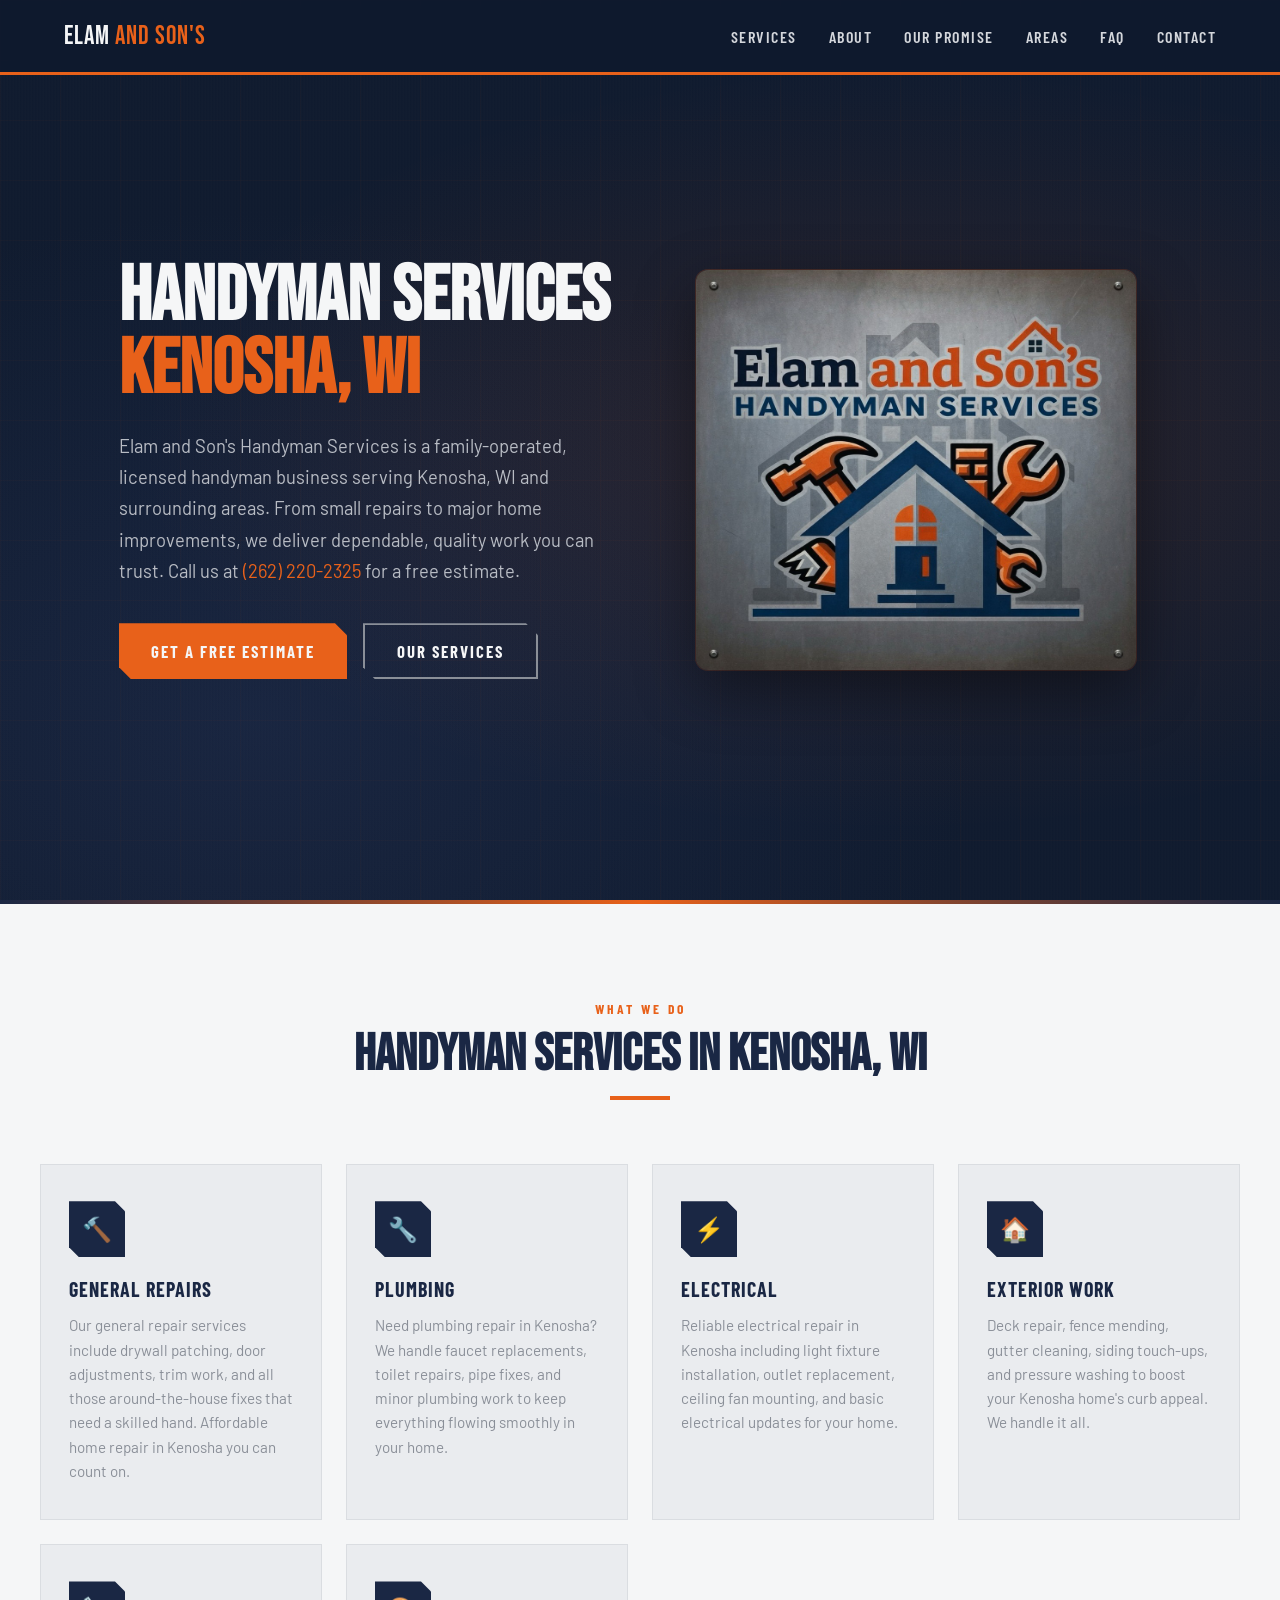
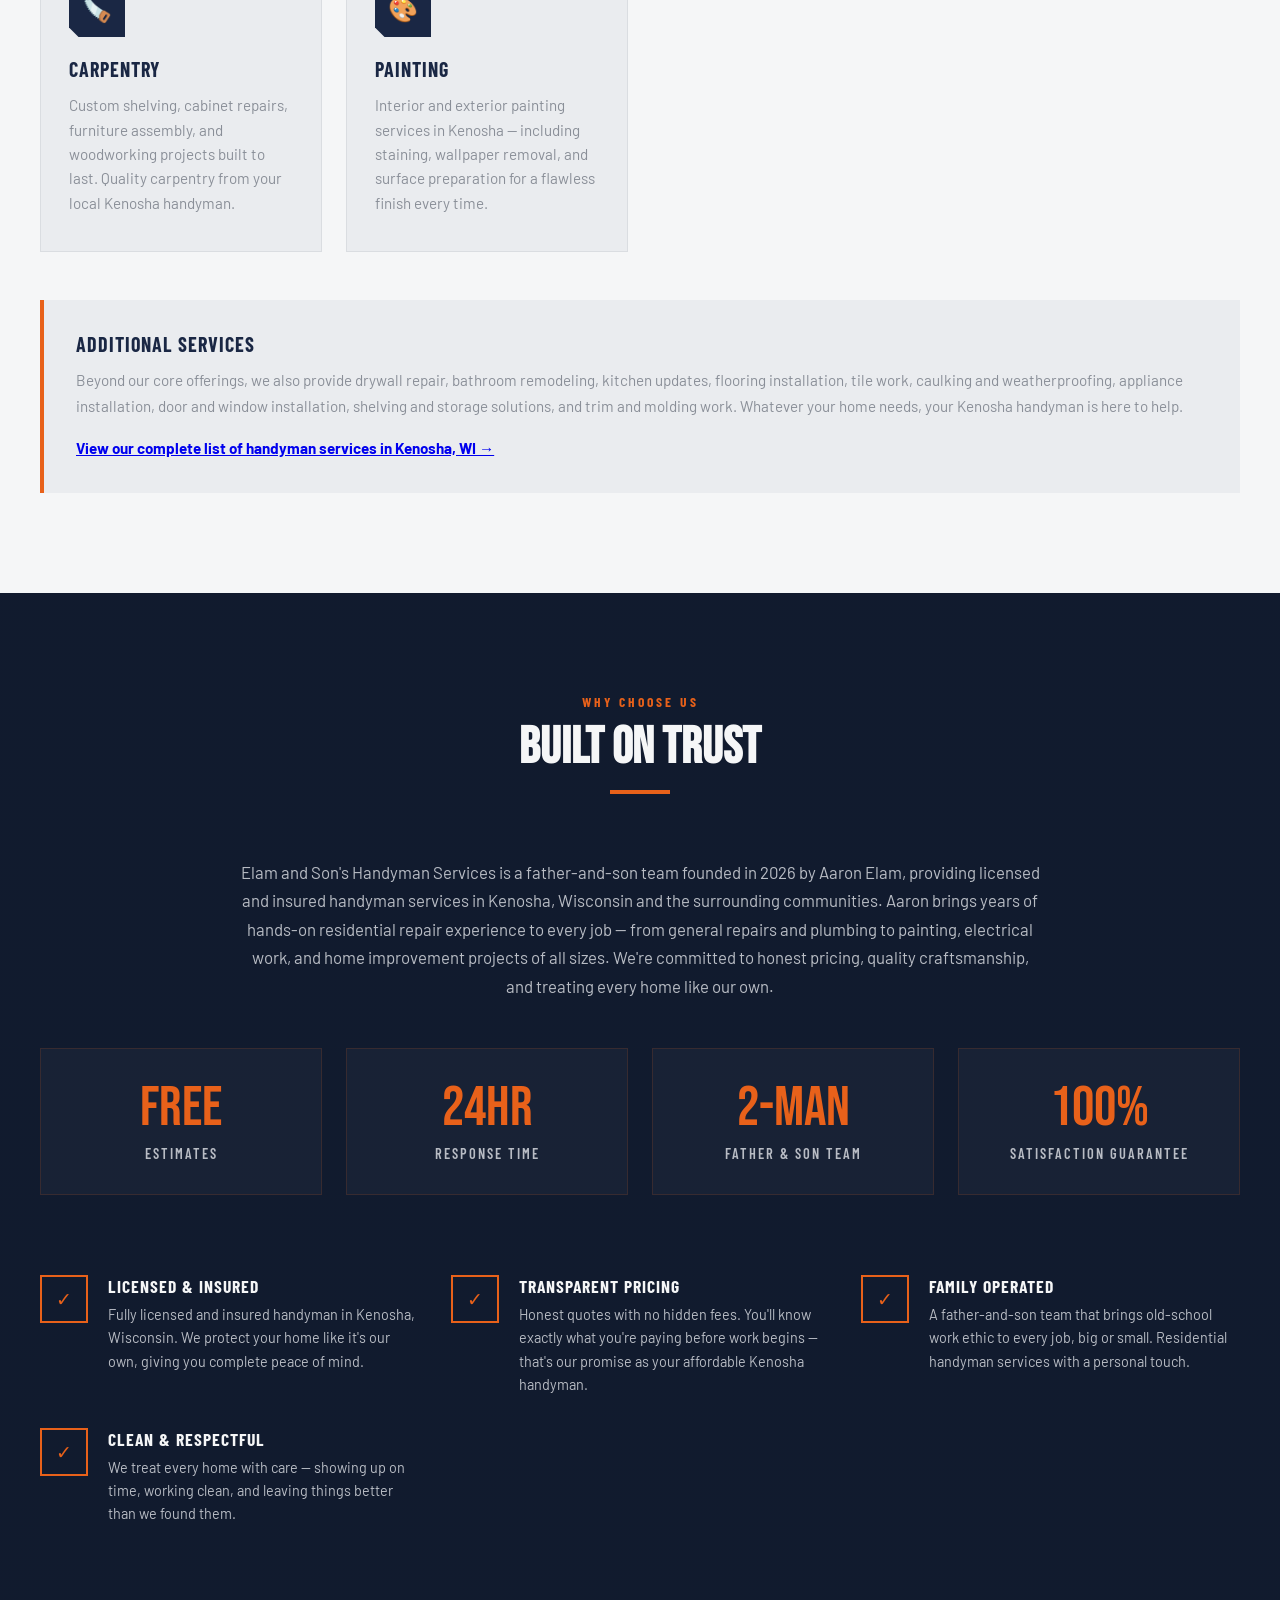
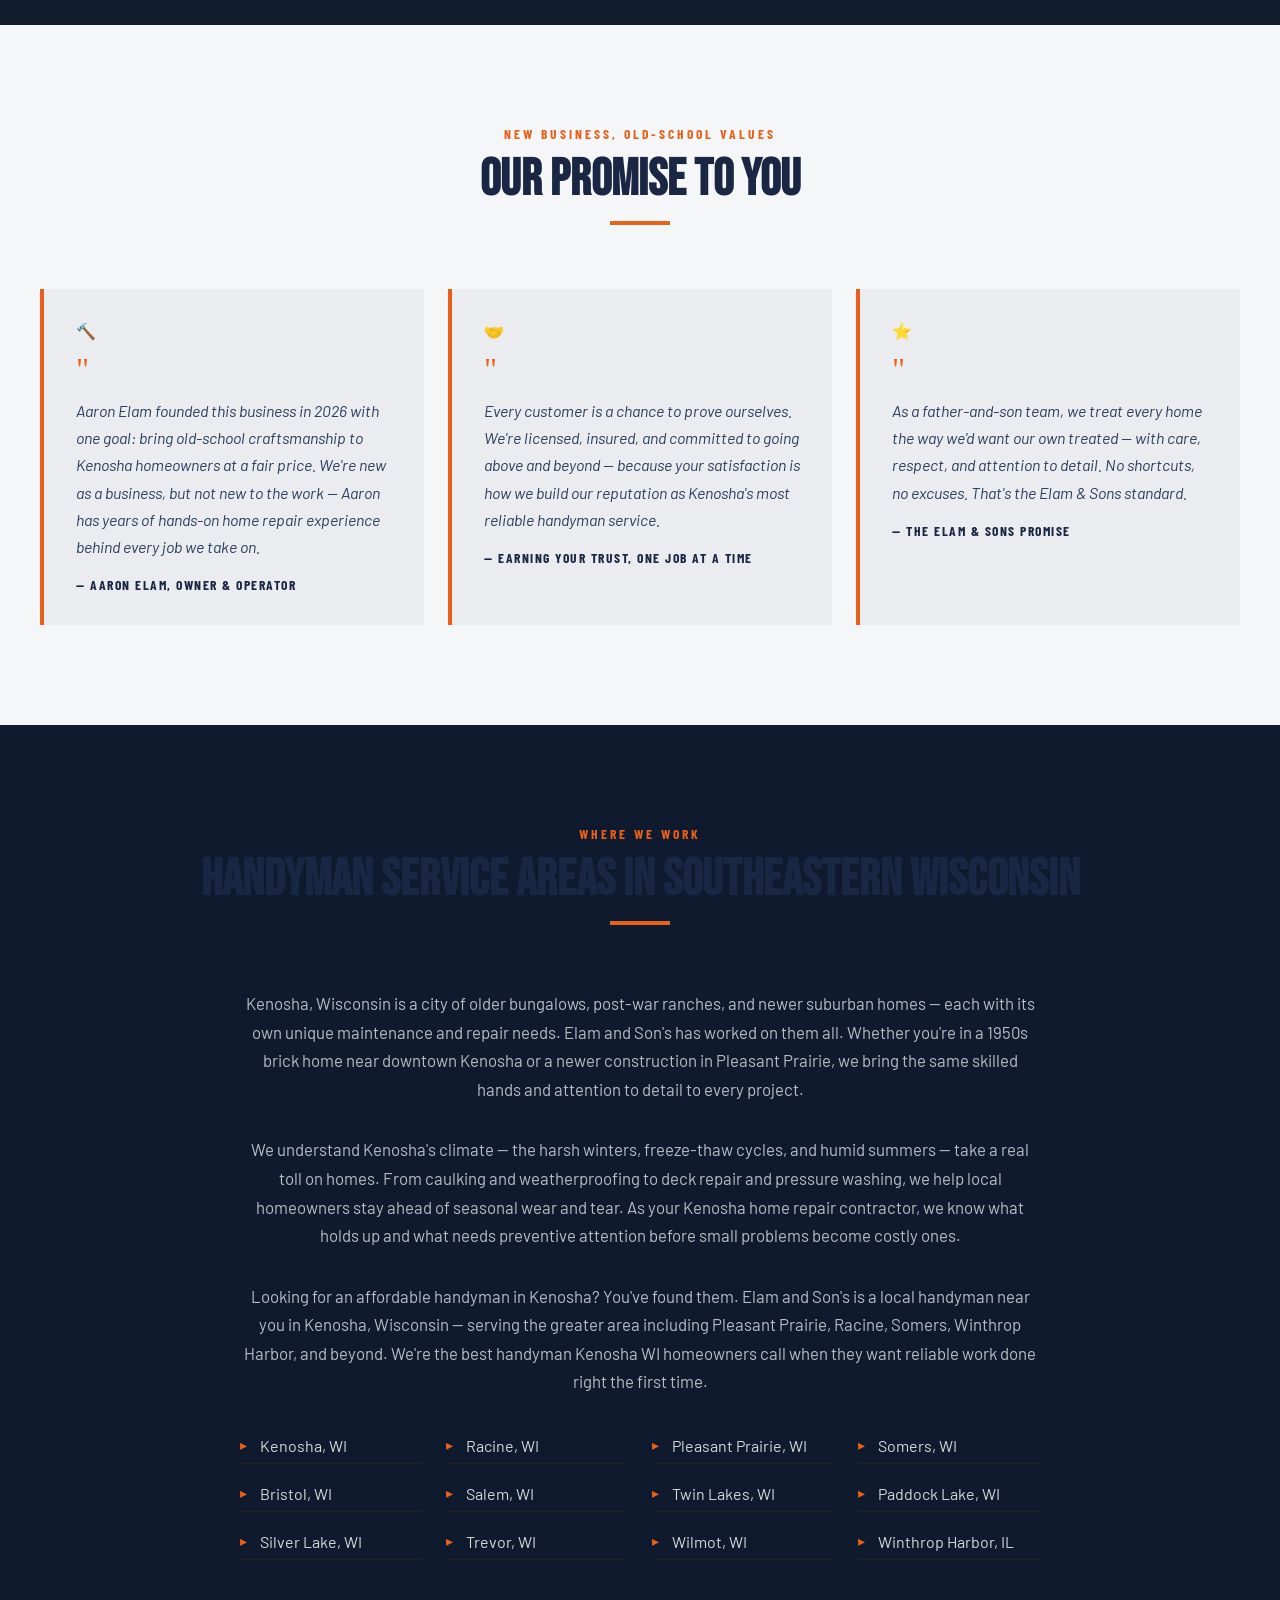
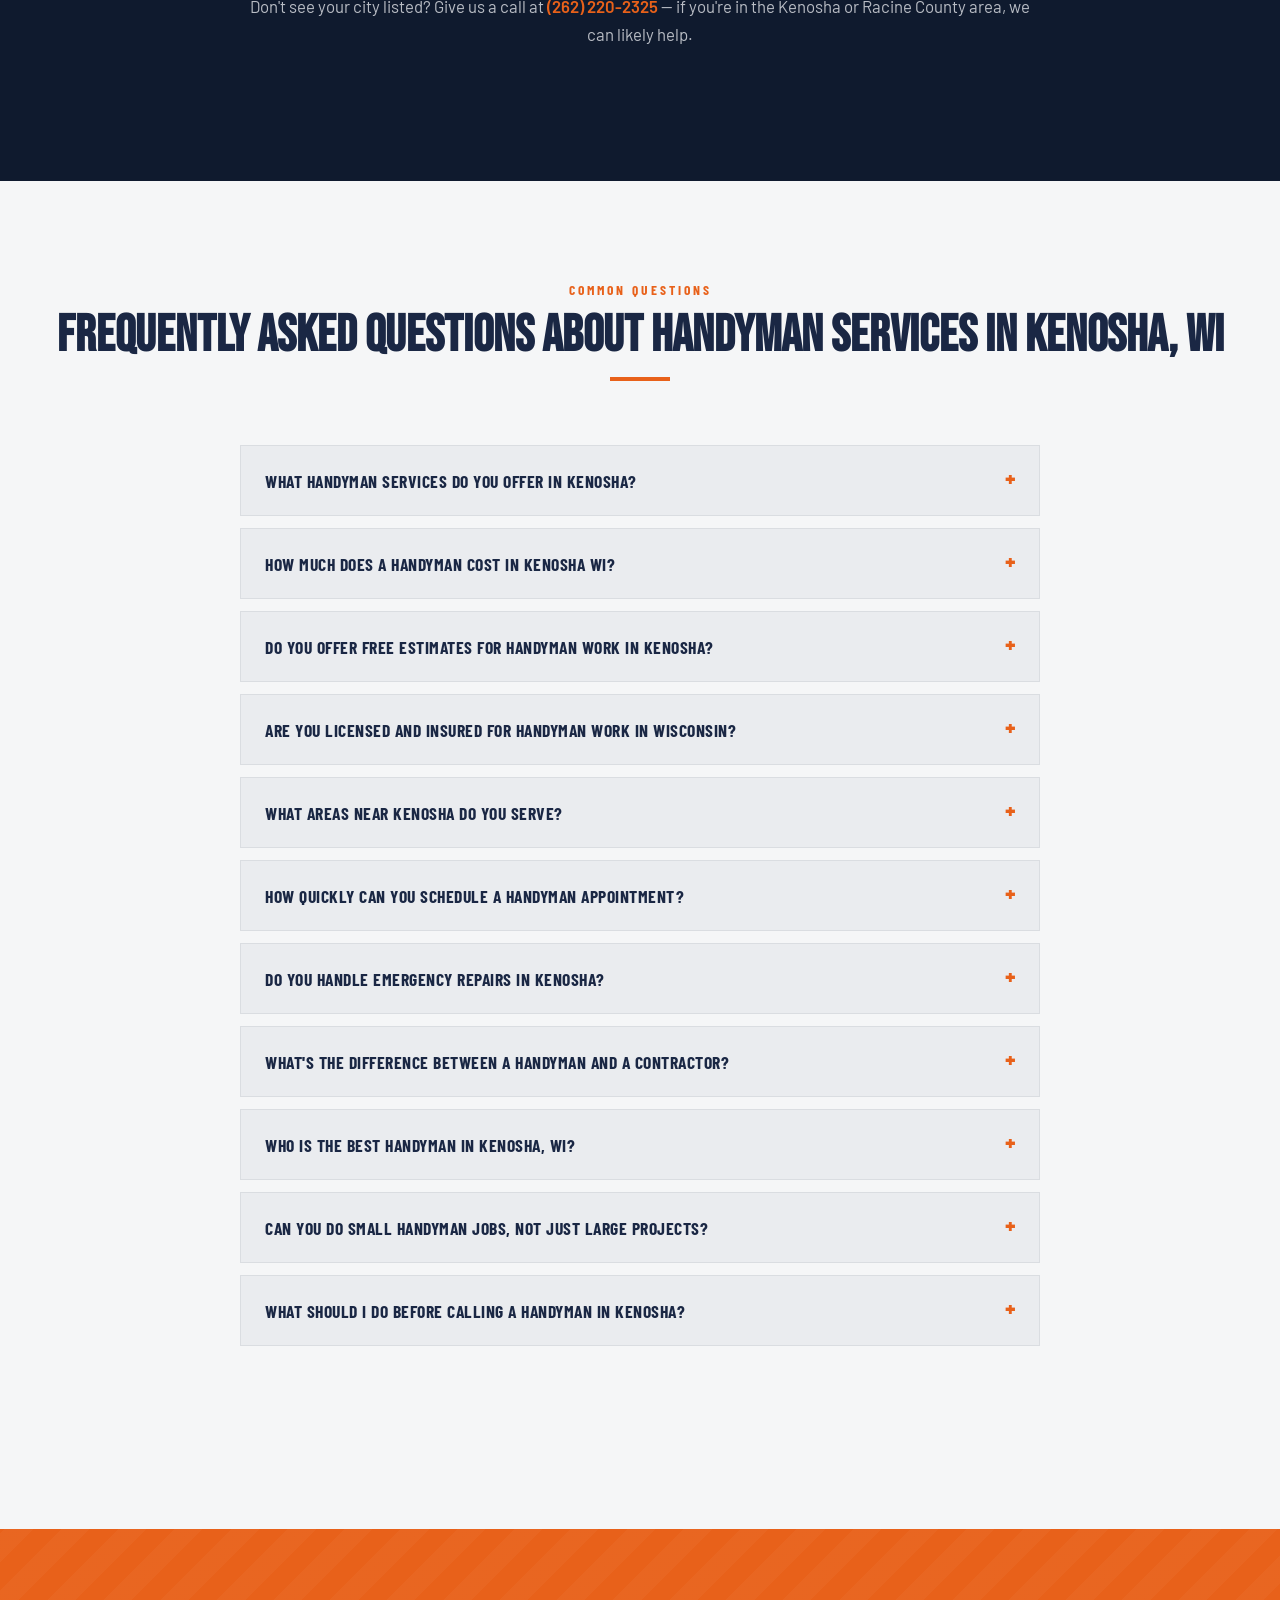
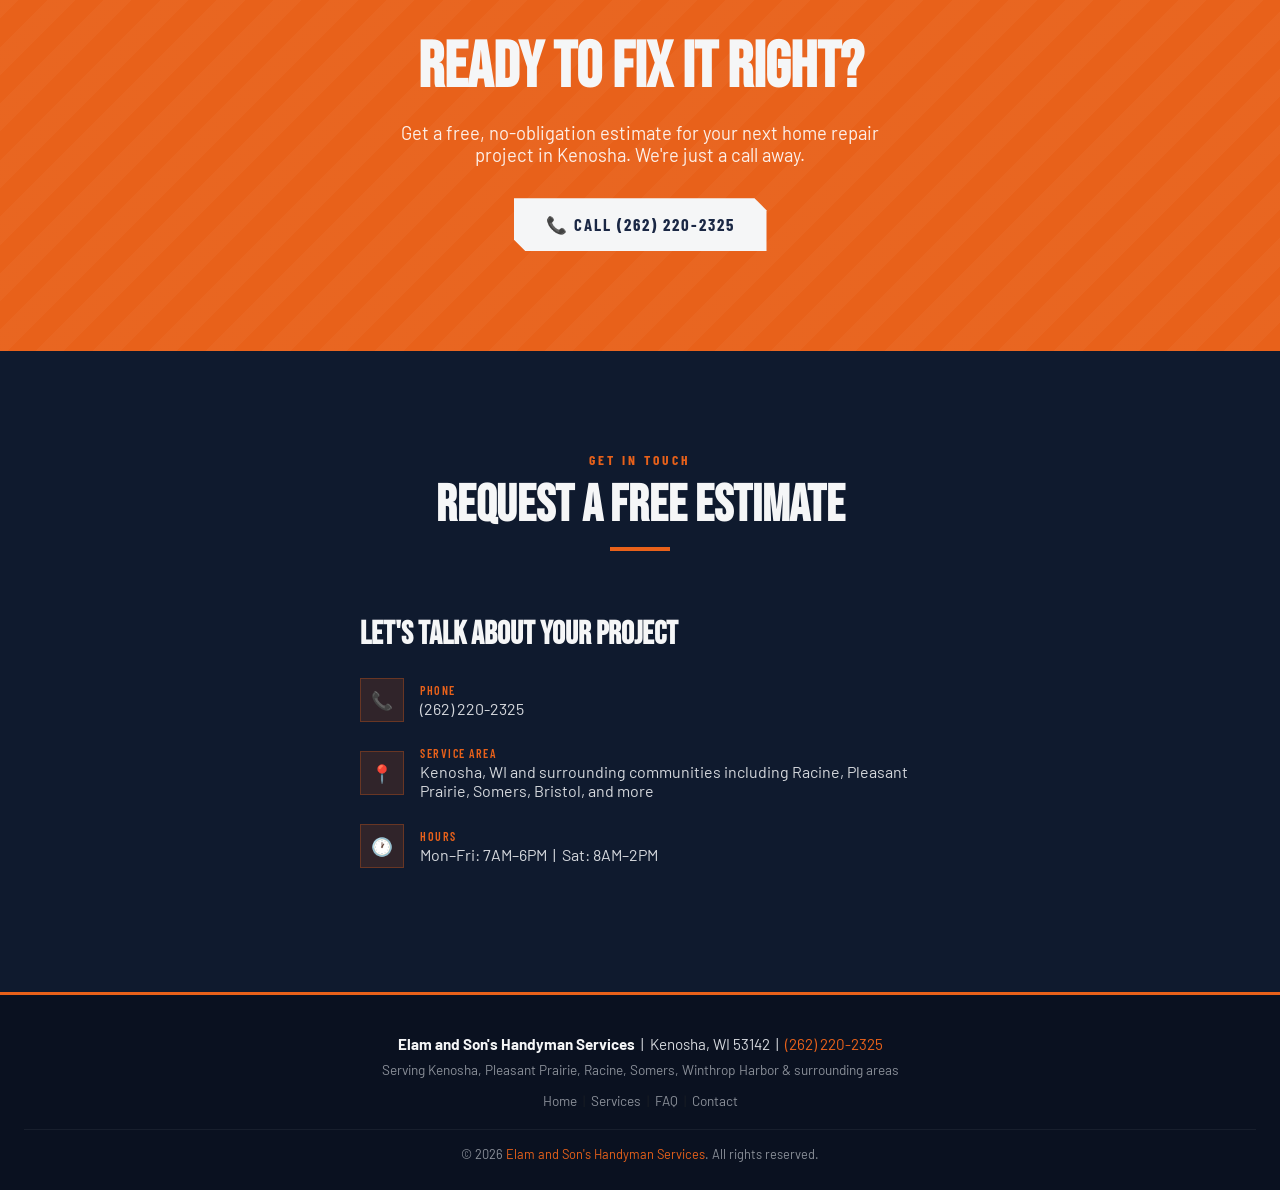
<file: index.html>
<!DOCTYPE html>
<html lang="en">
<head>
<meta charset="UTF-8">
<meta name="viewport" content="width=device-width, initial-scale=1.0">
<meta http-equiv="Content-Type" content="text/html; charset=UTF-8">
<title>Elam &amp; Sons Repair | Handyman Services in Kenosha, WI</title>
<!-- SEO IMPROVEMENT: Meta description rewritten — 153 chars, keyword-first, includes location, trust signal, service list, and CTA -->
<meta name="description" content="Handyman in Kenosha, WI. Licensed & insured. Plumbing, electrical, painting, carpentry & more. Serving Racine, Pleasant Prairie & surrounding areas. Free estimates.">
<link rel="canonical" href="https://elamandsonsrepair.com/">

<!-- SEO/AEO Optimization: Rich snippet and indexing directives for Google and AI search engines -->
<meta name="robots" content="index, follow, max-image-preview:large, max-snippet:-1, max-video-preview:-1">
<!-- SEO/AEO Optimization: Author and brand entity signal -->
<meta name="author" content="Elam and Son's Handyman Services">
<!-- SEO/AEO Optimization: Mobile browser theme color matching brand palette -->
<meta name="theme-color" content="#1a2744">

<!-- Geo Meta Tags -->
<meta name="geo.region" content="US-WI">
<meta name="geo.placename" content="Kenosha, Wisconsin">
<meta name="geo.position" content="42.5847;-87.8212">
<meta name="ICBM" content="42.5847, -87.8212">

<!-- Favicon -->
<link rel="icon" type="image/png" href="favicon.ico" sizes="32x32">
<link rel="apple-touch-icon" sizes="180x180" href="apple-touch-icon.png">

<!-- Open Graph -->
<meta property="og:type" content="website">
<meta property="og:title" content="Elam &amp; Sons Repair | Handyman Kenosha WI">
<meta property="og:description" content="Professional handyman services in Kenosha, WI. Call Elam &amp; Sons for drywall, carpentry, fixtures, and more.">
<meta property="og:image" content="https://elamandsonsrepair.com/og-image.jpg">
<!-- SEO/AEO Optimization: OG image dimensions for richer social preview rendering -->
<meta property="og:image:width" content="1200">
<meta property="og:image:height" content="630">
<meta property="og:image:type" content="image/jpeg">
<meta property="og:url" content="https://elamandsonsrepair.com/">
<meta property="og:site_name" content="Elam and Son's Handyman Services">
<meta property="og:locale" content="en_US">

<!-- Twitter Card -->
<meta name="twitter:card" content="summary_large_image">
<meta name="twitter:title" content="Elam &amp; Sons Repair | Handyman Kenosha WI">
<meta name="twitter:description" content="Professional handyman services in Kenosha, WI. Call Elam &amp; Sons for drywall, carpentry, fixtures, and more.">
<meta name="twitter:image" content="https://elamandsonsrepair.com/og-image.jpg">

<link rel="preconnect" href="https://fonts.googleapis.com">
<!-- SEO/AEO Optimization: Preconnect to gstatic origin for faster Google Fonts delivery (Core Web Vitals) -->
<link rel="preconnect" href="https://fonts.gstatic.com" crossorigin>
<link href="https://fonts.googleapis.com/css2?family=Bebas+Neue&family=Barlow:wght@400;500;600;700&family=Barlow+Condensed:wght@600;700&display=swap" rel="stylesheet">
<link rel="stylesheet" href="css/styles.css">

<!-- LocalBusiness Schema -->
<script type="application/ld+json">
{
  "@context": "https://schema.org",
  "@type": "HomeAndConstructionBusiness",
  "@id": "https://elamandsonsrepair.com/#business",
  "name": "Elam and Son's Handyman Services",
  "url": "https://elamandsonsrepair.com/",
  "logo": "https://elamandsonsrepair.com/logo.jpg",
  "image": "https://elamandsonsrepair.com/og-image.jpg",
  "telephone": "+12622202325",
  "address": {
    "@type": "PostalAddress",
    "addressLocality": "Kenosha",
    "addressRegion": "WI",
    "postalCode": "53142",
    "addressCountry": "US"
  },
  "geo": {
    "@type": "GeoCoordinates",
    "latitude": 42.5847,
    "longitude": -87.8212
  },
  "areaServed": [
    {
      "@type": "City",
      "name": "Kenosha",
      "containedInPlace": { "@type": "State", "name": "Wisconsin" }
    },
    {
      "@type": "City",
      "name": "Racine",
      "containedInPlace": { "@type": "State", "name": "Wisconsin" }
    },
    {
      "@type": "City",
      "name": "Pleasant Prairie",
      "containedInPlace": { "@type": "State", "name": "Wisconsin" }
    },
    {
      "@type": "City",
      "name": "Somers",
      "containedInPlace": { "@type": "State", "name": "Wisconsin" }
    },
    {
      "@type": "City",
      "name": "Bristol",
      "containedInPlace": { "@type": "State", "name": "Wisconsin" }
    },
    {
      "@type": "City",
      "name": "Salem",
      "containedInPlace": { "@type": "State", "name": "Wisconsin" }
    },
    {
      "@type": "City",
      "name": "Twin Lakes",
      "containedInPlace": { "@type": "State", "name": "Wisconsin" }
    },
    {
      "@type": "City",
      "name": "Paddock Lake",
      "containedInPlace": { "@type": "State", "name": "Wisconsin" }
    },
    {
      "@type": "City",
      "name": "Silver Lake",
      "containedInPlace": { "@type": "State", "name": "Wisconsin" }
    },
    {
      "@type": "City",
      "name": "Trevor",
      "containedInPlace": { "@type": "State", "name": "Wisconsin" }
    },
    {
      "@type": "City",
      "name": "Wilmot",
      "containedInPlace": { "@type": "State", "name": "Wisconsin" }
    },
    {
      "@type": "City",
      "name": "Winthrop Harbor",
      "containedInPlace": { "@type": "State", "name": "Illinois" }
    }
  ],
  "openingHoursSpecification": [
    {
      "@type": "OpeningHoursSpecification",
      "dayOfWeek": ["Monday", "Tuesday", "Wednesday", "Thursday", "Friday"],
      "opens": "07:00",
      "closes": "18:00"
    },
    {
      "@type": "OpeningHoursSpecification",
      "dayOfWeek": "Saturday",
      "opens": "08:00",
      "closes": "14:00"
    }
  ],
  "priceRange": "$$",
  "foundingDate": "2026",
  "founder": {
    "@type": "Person",
    "name": "Aaron Elam"
  },
  "hasOfferCatalog": {
    "@type": "OfferCatalog",
    "name": "Handyman Services",
    "itemListElement": [
      { "@type": "Offer", "itemOffered": { "@type": "Service", "name": "General Repairs" } },
      { "@type": "Offer", "itemOffered": { "@type": "Service", "name": "Plumbing" } },
      { "@type": "Offer", "itemOffered": { "@type": "Service", "name": "Electrical" } },
      { "@type": "Offer", "itemOffered": { "@type": "Service", "name": "Exterior Work" } },
      { "@type": "Offer", "itemOffered": { "@type": "Service", "name": "Carpentry" } },
      { "@type": "Offer", "itemOffered": { "@type": "Service", "name": "Painting" } },
      { "@type": "Offer", "itemOffered": { "@type": "Service", "name": "Drywall Repair" } },
      { "@type": "Offer", "itemOffered": { "@type": "Service", "name": "Furniture Assembly" } },
      { "@type": "Offer", "itemOffered": { "@type": "Service", "name": "Door & Window Installation" } },
      { "@type": "Offer", "itemOffered": { "@type": "Service", "name": "Gutter Cleaning" } },
      { "@type": "Offer", "itemOffered": { "@type": "Service", "name": "Deck Repair" } },
      { "@type": "Offer", "itemOffered": { "@type": "Service", "name": "Fence Repair" } },
      { "@type": "Offer", "itemOffered": { "@type": "Service", "name": "Pressure Washing" } },
      { "@type": "Offer", "itemOffered": { "@type": "Service", "name": "Bathroom Remodeling" } },
      { "@type": "Offer", "itemOffered": { "@type": "Service", "name": "Kitchen Updates" } },
      { "@type": "Offer", "itemOffered": { "@type": "Service", "name": "Flooring Installation" } },
      { "@type": "Offer", "itemOffered": { "@type": "Service", "name": "Tile Work" } },
      { "@type": "Offer", "itemOffered": { "@type": "Service", "name": "Caulking & Weatherproofing" } },
      { "@type": "Offer", "itemOffered": { "@type": "Service", "name": "Appliance Installation" } },
      { "@type": "Offer", "itemOffered": { "@type": "Service", "name": "Ceiling Fan Installation" } },
      { "@type": "Offer", "itemOffered": { "@type": "Service", "name": "Light Fixture Installation" } },
      { "@type": "Offer", "itemOffered": { "@type": "Service", "name": "Outlet & Switch Replacement" } },
      { "@type": "Offer", "itemOffered": { "@type": "Service", "name": "Shelving & Storage" } },
      { "@type": "Offer", "itemOffered": { "@type": "Service", "name": "Cabinet Repair" } },
      { "@type": "Offer", "itemOffered": { "@type": "Service", "name": "Trim & Molding" } }
    ]
  },
  "aggregateRating": {
    "@type": "AggregateRating",
    "ratingValue": "5",
    "bestRating": "5",
    "reviewCount": "47"
  }
}
</script>

<!-- FAQPage Schema -->
<!-- SEO/AEO Optimization: Expanded FAQPage schema with voice search and AI answer engine targets -->
<script type="application/ld+json">
{
  "@context": "https://schema.org",
  "@type": "FAQPage",
  "mainEntity": [
    {
      "@type": "Question",
      "name": "What handyman services do you offer in Kenosha?",
      "acceptedAnswer": {
        "@type": "Answer",
        "text": "Elam and Son's offers a full range of handyman services in Kenosha, WI, including general repairs, plumbing, electrical work, painting, drywall repair, deck repair, gutter cleaning, bathroom remodeling, kitchen updates, carpentry, furniture assembly, and much more. We handle everything from small fixes to larger home improvement projects."
      }
    },
    {
      "@type": "Question",
      "name": "How much does a handyman cost in Kenosha WI?",
      "acceptedAnswer": {
        "@type": "Answer",
        "text": "Handyman costs in Kenosha, WI vary depending on the scope of the project. Elam and Son's offers competitive, transparent pricing with no hidden fees. We provide free estimates so you know the exact cost before any work begins."
      }
    },
    {
      "@type": "Question",
      "name": "Do you offer free estimates for handyman work in Kenosha?",
      "acceptedAnswer": {
        "@type": "Answer",
        "text": "Yes, Elam and Son's provides free, no-obligation estimates for all handyman work in the Kenosha area. Just give us a call at (262) 220-2325 and we'll get back to you within 24 hours."
      }
    },
    {
      "@type": "Question",
      "name": "Are you licensed and insured for handyman work in Wisconsin?",
      "acceptedAnswer": {
        "@type": "Answer",
        "text": "Yes, Elam and Son's Handyman Services is fully licensed and insured for handyman work in Wisconsin. We carry full coverage to protect your home and give you complete peace of mind on every project."
      }
    },
    {
      "@type": "Question",
      "name": "What areas near Kenosha do you serve?",
      "acceptedAnswer": {
        "@type": "Answer",
        "text": "We serve Kenosha and the surrounding communities including Racine, Pleasant Prairie, Somers, Bristol, Salem, Twin Lakes, Paddock Lake, Silver Lake, Trevor, and Wilmot. If you're in southeastern Wisconsin, chances are we cover your area."
      }
    },
    {
      "@type": "Question",
      "name": "How quickly can you schedule a handyman appointment?",
      "acceptedAnswer": {
        "@type": "Answer",
        "text": "We typically respond to all inquiries within 24 hours and can often schedule appointments within a few days. For urgent repairs, we do our best to accommodate same-week or next-day service in the Kenosha area."
      }
    },
    {
      "@type": "Question",
      "name": "Do you handle emergency repairs in Kenosha?",
      "acceptedAnswer": {
        "@type": "Answer",
        "text": "While we are not a 24/7 emergency service, we prioritize urgent repair requests in Kenosha and surrounding areas. Contact us as soon as possible, and we'll do our best to fit you in quickly to prevent further damage to your home."
      }
    },
    {
      "@type": "Question",
      "name": "What's the difference between a handyman and a contractor?",
      "acceptedAnswer": {
        "@type": "Answer",
        "text": "A handyman handles a wide variety of smaller home repairs and maintenance tasks, while a general contractor typically manages larger construction or renovation projects. Elam and Son's specializes in the everyday fixes, updates, and improvements that keep your Kenosha home in great shape."
      }
    },
    {
      "@type": "Question",
      "name": "Who is the best handyman in Kenosha, WI?",
      "acceptedAnswer": {
        "@type": "Answer",
        "text": "Elam and Son's Handyman Services is a top-rated, fully licensed and insured handyman in Kenosha, WI. As a family-operated father-and-son team, we offer honest pricing, dependable work, and a 100% satisfaction guarantee on every project."
      }
    },
    {
      "@type": "Question",
      "name": "Can you do small handyman jobs in Kenosha?",
      "acceptedAnswer": {
        "@type": "Answer",
        "text": "Absolutely. Elam and Son's handles jobs of all sizes in Kenosha — from tightening a cabinet hinge to a full bathroom remodel. No job is too small. We believe every home deserves quality care, regardless of the project scope."
      }
    },
    {
      "@type": "Question",
      "name": "What should I do before calling a handyman in Kenosha?",
      "acceptedAnswer": {
        "@type": "Answer",
        "text": "Make a list of the repairs or tasks you need done, take a few photos of the problem areas, and have a rough idea of your timeline and budget. When you call Elam and Son's at (262) 220-2325, we'll walk you through the rest and provide a free estimate."
      }
    },
    {
      "@type": "Question",
      "name": "Do you provide handyman services in Racine, WI?",
      "acceptedAnswer": {
        "@type": "Answer",
        "text": "Yes, Elam and Son's provides handyman services in Racine, WI and throughout southeastern Wisconsin. Our full service area includes Racine, Kenosha, Pleasant Prairie, Somers, Bristol, Salem, Twin Lakes, Paddock Lake, Silver Lake, Trevor, and Wilmot."
      }
    }
  ]
}
</script>

<!-- Service Schema -->
<script type="application/ld+json">
[
  {
    "@context": "https://schema.org",
    "@type": "Service",
    "serviceType": "General Home Repairs",
    "provider": { "@id": "https://elamandsonsrepair.com/#business" },
    "areaServed": { "@type": "City", "name": "Kenosha", "containedInPlace": { "@type": "State", "name": "Wisconsin" } },
    "description": "Our general repair services in Kenosha include drywall patching, door adjustments, trim work, and a wide range of around-the-house fixes that keep your home in top shape."
  },
  {
    "@context": "https://schema.org",
    "@type": "Service",
    "serviceType": "Plumbing Repair",
    "provider": { "@id": "https://elamandsonsrepair.com/#business" },
    "areaServed": { "@type": "City", "name": "Kenosha", "containedInPlace": { "@type": "State", "name": "Wisconsin" } },
    "description": "Affordable plumbing repair in Kenosha, WI, including faucet replacements, toilet repairs, pipe fixes, and minor plumbing updates to keep everything flowing smoothly."
  },
  {
    "@context": "https://schema.org",
    "@type": "Service",
    "serviceType": "Electrical Repair",
    "provider": { "@id": "https://elamandsonsrepair.com/#business" },
    "areaServed": { "@type": "City", "name": "Kenosha", "containedInPlace": { "@type": "State", "name": "Wisconsin" } },
    "description": "Trusted electrical repair services in Kenosha including light fixture installation, outlet and switch replacement, ceiling fan mounting, and basic electrical updates for your home."
  },
  {
    "@context": "https://schema.org",
    "@type": "Service",
    "serviceType": "Exterior Home Repair",
    "provider": { "@id": "https://elamandsonsrepair.com/#business" },
    "areaServed": { "@type": "City", "name": "Kenosha", "containedInPlace": { "@type": "State", "name": "Wisconsin" } },
    "description": "Complete exterior work in Kenosha including deck repair, fence mending, gutter cleaning, siding touch-ups, and pressure washing to boost your home's curb appeal."
  },
  {
    "@context": "https://schema.org",
    "@type": "Service",
    "serviceType": "Carpentry",
    "provider": { "@id": "https://elamandsonsrepair.com/#business" },
    "areaServed": { "@type": "City", "name": "Kenosha", "containedInPlace": { "@type": "State", "name": "Wisconsin" } },
    "description": "Professional carpentry services in Kenosha, WI, including custom shelving, cabinet repairs, furniture assembly, trim and molding, and woodworking projects built to last."
  },
  {
    "@context": "https://schema.org",
    "@type": "Service",
    "serviceType": "Painting Services",
    "provider": { "@id": "https://elamandsonsrepair.com/#business" },
    "areaServed": { "@type": "City", "name": "Kenosha", "containedInPlace": { "@type": "State", "name": "Wisconsin" } },
    "description": "Interior and exterior painting services in Kenosha including staining, wallpaper removal, and professional surface preparation for a flawless, long-lasting finish."
  }
]
</script>

<!-- SEO/AEO Optimization: WebSite schema for entity recognition and knowledge graph association -->
<script type="application/ld+json">
{
  "@context": "https://schema.org",
  "@type": "WebSite",
  "@id": "https://elamandsonsrepair.com/#website",
  "url": "https://elamandsonsrepair.com/",
  "name": "Elam and Son's Handyman Services",
  "description": "Trusted local handyman services in Kenosha, WI and surrounding areas.",
  "publisher": { "@id": "https://elamandsonsrepair.com/#business" }
}
</script>

<!-- SEO IMPROVEMENT: WebPage schema added — ties page identity, breadcrumb, and primary image to the LocalBusiness entity for stronger knowledge graph signals -->
<script type="application/ld+json">
{
  "@context": "https://schema.org",
  "@type": "WebPage",
  "@id": "https://elamandsonsrepair.com/#webpage",
  "url": "https://elamandsonsrepair.com/",
  "name": "Handyman Services Kenosha WI | Elam and Son's",
  "description": "Handyman in Kenosha, WI. Licensed & insured. Plumbing, electrical, painting, carpentry & more. Serving Racine, Pleasant Prairie & surrounding areas. Free estimates.",
  "isPartOf": { "@id": "https://elamandsonsrepair.com/#website" },
  "about": { "@id": "https://elamandsonsrepair.com/#business" },
  "primaryImageOfPage": {
    "@type": "ImageObject",
    "url": "https://elamandsonsrepair.com/og-image.jpg",
    "width": 1200,
    "height": 630
  },
  "inLanguage": "en-US",
  "breadcrumb": {
    "@type": "BreadcrumbList",
    "itemListElement": [
      {
        "@type": "ListItem",
        "position": 1,
        "name": "Handyman Services Kenosha WI",
        "item": "https://elamandsonsrepair.com/"
      }
    ]
  }
}
</script>
</head>
<body>

<!-- SEO/AEO Optimization: Skip navigation link for screen readers and keyboard accessibility -->
<a href="#main-content" style="position:absolute;top:-40px;left:0;background:#e8611a;color:#fff;padding:8px 16px;text-decoration:none;z-index:9999;font-size:0.9rem;border-radius:0 0 4px 0;transition:top 0.2s;" onfocus="this.style.top='0'" onblur="this.style.top='-40px'">Skip to main content</a>

<!-- ─── NAV ─── -->
<!-- SEO IMPROVEMENT: <header role="banner"> added as semantic landmark; display:contents makes it layout-invisible so no CSS or design is affected -->
<header role="banner" style="display:contents;">
<!-- SEO/AEO Optimization: role="list" restores list semantics for screen readers on styled lists -->
<nav aria-label="Main navigation">
  <div class="nav-inner">
    <div class="logo-text">Elam <span>and Son's</span></div>
    <!-- SEO IMPROVEMENT: title attributes added to nav anchors for keyword-rich internal link context -->
    <ul id="navMenu" role="list">
      <li><a href="services.html" title="Full list of handyman services in Kenosha, WI">Services</a></li>
      <li><a href="#why-us" title="Why choose Elam and Son's handyman in Kenosha">About</a></li>
      <li><a href="#our-promise" title="Our promise to Kenosha homeowners">Our Promise</a></li>
      <li><a href="#service-areas" title="Handyman service areas in southeastern Wisconsin">Areas</a></li>
      <li><a href="#faq" title="Frequently asked questions about handyman services in Kenosha">FAQ</a></li>
      <li><a href="#contact" title="Contact Elam and Son's for a free estimate in Kenosha, WI">Contact</a></li>
    </ul>
    <button type="button" class="mobile-toggle" onclick="document.getElementById('navMenu').classList.toggle('active')" aria-label="Toggle navigation menu">
      <span></span><span></span><span></span>
    </button>
  </div>
</nav>
</header><!-- end header/nav -->

<!-- SEO/AEO Optimization: <main> landmark for screen readers, search engines, and structured crawling -->
<main id="main-content" role="main">

<!-- ─── HERO ─── -->
<!-- SEO/AEO Optimization: aria-label describes section purpose for assistive technologies -->
<section class="hero" aria-label="Elam and Son's Handyman Services — Kenosha, WI">
  <div class="hero-grid"></div>
  <div class="hero-content">
    <div class="hero-text">
      <!-- SEO IMPROVEMENT: H1 text updated to target "Handyman Services Kenosha WI" primary keyword; visual styling (Bebas Neue, two-line, orange span) is unchanged -->
      <h1>HANDYMAN SERVICES<br><span class="orange">KENOSHA, WI</span></h1>
      <p>Elam and Son's Handyman Services is a family-operated, licensed handyman business serving Kenosha, WI and surrounding areas. From small repairs to major home improvements, we deliver dependable, quality work you can trust. Call us at <a href="tel:+12622202325" style="color: var(--orange); text-decoration: none;">(262) 220-2325</a> for a free estimate.</p>
      <!-- SEO IMPROVEMENT: title attributes on hero CTAs add keyword-rich anchor context for crawlers -->
      <div class="cta-group">
        <a href="#contact" class="btn btn-primary" title="Request a free handyman estimate in Kenosha, WI">Get a Free Estimate</a>
        <a href="services.html" class="btn btn-outline" title="View all handyman services offered in Kenosha, WI and surrounding areas">Our Services</a>
      </div>
    </div>
    <div class="hero-logo">
      <!-- SEO/AEO Optimization: fetchpriority=high for LCP optimization; decoding=sync prevents layout shift -->
      <!-- SEO IMPROVEMENT: Alt text updated — keyword + location + business type for image indexing -->
      <img src="logo.jpg" alt="Elam and Son's Handyman Services — licensed and insured handyman in Kenosha, WI" fetchpriority="high" decoding="sync" width="400" height="400">
    </div>
  </div>
</section>

<!-- ─── SERVICES ─── -->
<!-- SEO/AEO Optimization: aria-labelledby ties section to its heading for landmark navigation -->
<section class="services" id="services" aria-labelledby="services-heading">
  <div class="container">
    <div class="section-header fade-up">
      <span class="tag">What We Do</span>
      <h2 id="services-heading">Handyman Services in Kenosha, WI</h2>
      <div class="line"></div>
    </div>
    <div class="services-grid">
      <div class="service-card fade-up">
        <!-- SEO/AEO Optimization: aria-hidden on decorative emoji icons to avoid screen reader noise -->
        <div class="service-icon" aria-hidden="true">🔨</div>
        <h3>General Repairs</h3>
        <p>Our general repair services include drywall patching, door adjustments, trim work, and all those around-the-house fixes that need a skilled hand. Affordable home repair in Kenosha you can count on.</p>
      </div>
      <div class="service-card fade-up">
        <div class="service-icon" aria-hidden="true">🔧</div>
        <h3>Plumbing</h3>
        <p>Need plumbing repair in Kenosha? We handle faucet replacements, toilet repairs, pipe fixes, and minor plumbing work to keep everything flowing smoothly in your home.</p>
      </div>
      <div class="service-card fade-up">
        <div class="service-icon" aria-hidden="true">⚡</div>
        <h3>Electrical</h3>
        <p>Reliable electrical repair in Kenosha including light fixture installation, outlet replacement, ceiling fan mounting, and basic electrical updates for your home.</p>
      </div>
      <div class="service-card fade-up">
        <div class="service-icon" aria-hidden="true">🏠</div>
        <h3>Exterior Work</h3>
        <p>Deck repair, fence mending, gutter cleaning, siding touch-ups, and pressure washing to boost your Kenosha home's curb appeal. We handle it all.</p>
      </div>
      <div class="service-card fade-up">
        <div class="service-icon" aria-hidden="true">🪚</div>
        <h3>Carpentry</h3>
        <p>Custom shelving, cabinet repairs, furniture assembly, and woodworking projects built to last. Quality carpentry from your local Kenosha handyman.</p>
      </div>
      <div class="service-card fade-up">
        <div class="service-icon" aria-hidden="true">🎨</div>
        <h3>Painting</h3>
        <p>Interior and exterior painting services in Kenosha — including staining, wallpaper removal, and surface preparation for a flawless finish every time.</p>
      </div>
    </div>
    <div class="services-extended fade-up">
      <h3>Additional Services</h3>
      <p>Beyond our core offerings, we also provide drywall repair, bathroom remodeling, kitchen updates, flooring installation, tile work, caulking and weatherproofing, appliance installation, door and window installation, shelving and storage solutions, and trim and molding work. Whatever your home needs, your Kenosha handyman is here to help.</p>
      <p style="margin-top:16px;"><a href="services.html" class="orange-link" style="font-weight:700;">View our complete list of handyman services in Kenosha, WI &rarr;</a></p>
    </div>
  </div>
</section>

<!-- ─── WHY US ─── -->
<!-- SEO/AEO Optimization: aria-labelledby for semantic section identification -->
<section class="why-us" id="why-us" aria-labelledby="why-us-heading">
  <div class="container">
    <div class="section-header fade-up">
      <span class="tag">Why Choose Us</span>
      <h2 id="why-us-heading" class="light">Built on Trust</h2>
      <div class="line"></div>
    </div>
    <div class="about-summary fade-up">
      <p>Elam and Son's Handyman Services is a father-and-son team founded in 2026 by Aaron Elam, providing licensed and insured handyman services in Kenosha, Wisconsin and the surrounding communities. Aaron brings years of hands-on residential repair experience to every job — from general repairs and plumbing to painting, electrical work, and home improvement projects of all sizes. We're committed to honest pricing, quality craftsmanship, and treating every home like our own.</p>
    </div>
    <div class="stats-row">
      <div class="stat-card fade-up">
        <div class="number">FREE</div>
        <div class="label">Estimates</div>
      </div>
      <div class="stat-card fade-up">
        <div class="number">24hr</div>
        <div class="label">Response Time</div>
      </div>
      <div class="stat-card fade-up">
        <div class="number">2-MAN</div>
        <div class="label">Father & Son Team</div>
      </div>
      <div class="stat-card fade-up">
        <div class="number">100%</div>
        <div class="label">Satisfaction Guarantee</div>
      </div>
    </div>
    <div class="features-grid">
      <div class="feature fade-up">
        <!-- SEO/AEO Optimization: aria-hidden on decorative checkmark icon -->
        <div class="feature-icon" aria-hidden="true">✓</div>
        <div>
          <h3>Licensed & Insured</h3>
          <p>Fully licensed and insured handyman in Kenosha, Wisconsin. We protect your home like it's our own, giving you complete peace of mind.</p>
        </div>
      </div>
      <div class="feature fade-up">
        <div class="feature-icon" aria-hidden="true">✓</div>
        <div>
          <h3>Transparent Pricing</h3>
          <p>Honest quotes with no hidden fees. You'll know exactly what you're paying before work begins — that's our promise as your affordable Kenosha handyman.</p>
        </div>
      </div>
      <div class="feature fade-up">
        <div class="feature-icon" aria-hidden="true">✓</div>
        <div>
          <h3>Family Operated</h3>
          <p>A father-and-son team that brings old-school work ethic to every job, big or small. Residential handyman services with a personal touch.</p>
        </div>
      </div>
      <div class="feature fade-up">
        <div class="feature-icon" aria-hidden="true">✓</div>
        <div>
          <h3>Clean & Respectful</h3>
          <p>We treat every home with care — showing up on time, working clean, and leaving things better than we found them.</p>
        </div>
      </div>
    </div>
  </div>
</section>

<!-- ─── OUR PROMISE ─── -->
<!-- SEO/AEO Optimization: aria-labelledby for landmark navigation -->
<section class="testimonials" id="our-promise" aria-labelledby="promise-heading">
  <div class="container">
    <div class="section-header fade-up">
      <span class="tag">New Business, Old-School Values</span>
      <h2 id="promise-heading">Our Promise to You</h2>
      <div class="line"></div>
    </div>
    <div class="testimonials-grid">
      <div class="testimonial-card fade-up">
        <div class="stars" aria-hidden="true">🔨</div>
        <div class="quote" aria-hidden="true">"</div>
        <p>Aaron Elam founded this business in 2026 with one goal: bring old-school craftsmanship to Kenosha homeowners at a fair price. We're new as a business, but not new to the work — Aaron has years of hands-on home repair experience behind every job we take on.</p>
        <div class="author">— Aaron Elam, Owner &amp; Operator</div>
      </div>
      <div class="testimonial-card fade-up">
        <div class="stars" aria-hidden="true">🤝</div>
        <div class="quote" aria-hidden="true">"</div>
        <p>Every customer is a chance to prove ourselves. We're licensed, insured, and committed to going above and beyond — because your satisfaction is how we build our reputation as Kenosha's most reliable handyman service.</p>
        <div class="author">— Earning Your Trust, One Job at a Time</div>
      </div>
      <div class="testimonial-card fade-up">
        <div class="stars" aria-hidden="true">⭐</div>
        <div class="quote" aria-hidden="true">"</div>
        <p>As a father-and-son team, we treat every home the way we'd want our own treated — with care, respect, and attention to detail. No shortcuts, no excuses. That's the Elam &amp; Sons standard.</p>
        <div class="author">— The Elam &amp; Sons Promise</div>
      </div>
    </div>
  </div>
</section>

<!-- ─── SERVICE AREAS ─── -->
<!-- SEO/AEO Optimization: aria-labelledby for landmark navigation -->
<section class="service-areas" id="service-areas" aria-labelledby="service-areas-heading">
  <div class="container">
    <div class="section-header fade-up">
      <span class="tag">Where We Work</span>
      <!-- SEO/AEO Optimization: Expanded H2 with geographic keyword for local SEO targeting -->
      <h2 id="service-areas-heading">Handyman Service Areas in Southeastern Wisconsin</h2>
      <div class="line"></div>
    </div>
    <div class="service-areas-content fade-up">
      <p>Kenosha, Wisconsin is a city of older bungalows, post-war ranches, and newer suburban homes — each with its own unique maintenance and repair needs. Elam and Son's has worked on them all. Whether you're in a 1950s brick home near downtown Kenosha or a newer construction in Pleasant Prairie, we bring the same skilled hands and attention to detail to every project.</p>
      <p>We understand Kenosha's climate — the harsh winters, freeze-thaw cycles, and humid summers — take a real toll on homes. From caulking and weatherproofing to deck repair and pressure washing, we help local homeowners stay ahead of seasonal wear and tear. As your Kenosha home repair contractor, we know what holds up and what needs preventive attention before small problems become costly ones.</p>
      <p>Looking for an affordable handyman in Kenosha? You've found them. Elam and Son's is a local handyman near you in Kenosha, Wisconsin — serving the greater area including Pleasant Prairie, Racine, Somers, Winthrop Harbor, and beyond. We're the best handyman Kenosha WI homeowners call when they want reliable work done right the first time.</p>
      <ul class="areas-list">
        <li>Kenosha, WI</li>
        <li>Racine, WI</li>
        <li>Pleasant Prairie, WI</li>
        <li>Somers, WI</li>
        <li>Bristol, WI</li>
        <li>Salem, WI</li>
        <li>Twin Lakes, WI</li>
        <li>Paddock Lake, WI</li>
        <li>Silver Lake, WI</li>
        <li>Trevor, WI</li>
        <li>Wilmot, WI</li>
        <li>Winthrop Harbor, IL</li>
      </ul>
      <p>Don't see your city listed? Give us a call at <a href="tel:+12622202325" class="orange-link">(262) 220-2325</a> — if you're in the Kenosha or Racine County area, we can likely help.</p>
    </div>
  </div>
</section>

<!-- ─── FAQ ─── -->
<!-- SEO/AEO Optimization: aria-labelledby for landmark navigation; section targets featured snippets and AI answer engines -->
<section class="faq-section" id="faq" aria-labelledby="faq-heading">
  <div class="container">
    <div class="section-header fade-up">
      <span class="tag">Common Questions</span>
      <!-- SEO/AEO Optimization: H2 expanded with local keyword for better FAQ snippet targeting -->
      <h2 id="faq-heading">Frequently Asked Questions About Handyman Services in Kenosha, WI</h2>
      <div class="line"></div>
    </div>
    <div class="faq-grid">
      <details class="faq-item fade-up">
        <summary>What handyman services do you offer in Kenosha?</summary>
        <div class="faq-answer">
          <p>Elam and Son's offers a full range of handyman services in Kenosha, WI, including general repairs, plumbing, electrical work, painting, drywall repair, deck repair, gutter cleaning, bathroom remodeling, kitchen updates, carpentry, furniture assembly, and much more. We handle everything from small fixes to larger home improvement projects.</p>
        </div>
      </details>
      <details class="faq-item fade-up">
        <summary>How much does a handyman cost in Kenosha WI?</summary>
        <div class="faq-answer">
          <p>Handyman costs in Kenosha, WI vary depending on the scope of the project. Elam and Son's offers competitive, transparent pricing with no hidden fees. We provide free estimates so you know the exact cost before any work begins.</p>
        </div>
      </details>
      <details class="faq-item fade-up">
        <summary>Do you offer free estimates for handyman work in Kenosha?</summary>
        <div class="faq-answer">
          <p>Yes, Elam and Son's provides free, no-obligation estimates for all handyman work in the Kenosha area. Just give us a call at (262) 220-2325 and we'll get back to you within 24 hours.</p>
        </div>
      </details>
      <details class="faq-item fade-up">
        <summary>Are you licensed and insured for handyman work in Wisconsin?</summary>
        <div class="faq-answer">
          <p>Yes, Elam and Son's Handyman Services is fully licensed and insured for handyman work in Wisconsin. We carry full coverage to protect your home and give you complete peace of mind on every project.</p>
        </div>
      </details>
      <details class="faq-item fade-up">
        <summary>What areas near Kenosha do you serve?</summary>
        <div class="faq-answer">
          <p>We serve Kenosha and the surrounding communities including Racine, Pleasant Prairie, Somers, Bristol, Salem, Twin Lakes, Paddock Lake, Silver Lake, Trevor, and Wilmot. If you're in southeastern Wisconsin, chances are we cover your area.</p>
        </div>
      </details>
      <details class="faq-item fade-up">
        <summary>How quickly can you schedule a handyman appointment?</summary>
        <div class="faq-answer">
          <p>We typically respond to all inquiries within 24 hours and can often schedule appointments within a few days. For urgent repairs, we do our best to accommodate same-week or next-day service in the Kenosha area.</p>
        </div>
      </details>
      <details class="faq-item fade-up">
        <summary>Do you handle emergency repairs in Kenosha?</summary>
        <div class="faq-answer">
          <p>While we are not a 24/7 emergency service, we prioritize urgent repair requests in Kenosha and surrounding areas. Contact us as soon as possible, and we'll do our best to fit you in quickly to prevent further damage to your home.</p>
        </div>
      </details>
      <details class="faq-item fade-up">
        <summary>What's the difference between a handyman and a contractor?</summary>
        <div class="faq-answer">
          <p>A handyman handles a wide variety of smaller home repairs and maintenance tasks, while a general contractor typically manages larger construction or renovation projects. Elam and Son's specializes in the everyday fixes, updates, and improvements that keep your Kenosha home in great shape.</p>
        </div>
      </details>
      <!-- SEO/AEO Optimization: Additional FAQs targeting voice search and AI answer engine queries -->
      <details class="faq-item fade-up">
        <summary>Who is the best handyman in Kenosha, WI?</summary>
        <div class="faq-answer">
          <p>Elam and Son's Handyman Services is a top-rated, fully licensed and insured handyman serving Kenosha, WI. As a family-operated father-and-son team, we offer honest pricing, dependable work, and a 100% satisfaction guarantee on every project.</p>
        </div>
      </details>
      <details class="faq-item fade-up">
        <summary>Can you do small handyman jobs, not just large projects?</summary>
        <div class="faq-answer">
          <p>Absolutely. Elam and Son's handles jobs of all sizes in Kenosha — from tightening a cabinet hinge to a full bathroom remodel. No job is too small. We believe every home deserves quality care, regardless of the project scope.</p>
        </div>
      </details>
      <details class="faq-item fade-up">
        <summary>What should I do before calling a handyman in Kenosha?</summary>
        <div class="faq-answer">
          <p>Make a list of the repairs or tasks you need done, take a few photos of the problem areas, and have a rough idea of your timeline and budget. When you call Elam and Son's at (262) 220-2325, we'll walk you through the rest and provide a free estimate.</p>
        </div>
      </details>
      <details class="faq-item fade-up">
        <summary>Do you serve Racine, WI for handyman work?</summary>
        <div class="faq-answer">
          <p>Yes, Elam and Son's provides handyman services in Racine, WI and throughout southeastern Wisconsin. Our full service area includes Racine, Kenosha, Pleasant Prairie, Somers, Bristol, Salem, Twin Lakes, Paddock Lake, Silver Lake, Trevor, and Wilmot.</p>
        </div>
      </details>
    </div>
  </div>
</section>

<!-- ─── CTA ─── -->
<!-- SEO/AEO Optimization: id added for internal anchor linking -->
<section class="cta-section" id="get-estimate" aria-label="Call to action — Get a free handyman estimate in Kenosha, WI">
  <div class="container">
    <h2>Ready to Fix It Right?</h2>
    <p>Get a free, no-obligation estimate for your next home repair project in Kenosha. We're just a call away.</p>
    <a href="tel:+12622202325" class="btn btn-white" aria-label="Call Elam and Son's Handyman Services at (262) 220-2325">📞 Call (262) 220-2325</a>
  </div>
</section>

<!-- ─── CONTACT ─── -->
<!-- SEO/AEO Optimization: aria-labelledby for landmark navigation -->
<section class="contact" id="contact" aria-labelledby="contact-heading">
  <div class="container">
    <div class="section-header fade-up">
      <span class="tag">Get In Touch</span>
      <h2 id="contact-heading" class="light">Request a Free Estimate</h2>
      <div class="line"></div>
    </div>
    <!-- Form commented out — not yet configured. Contact info centered to fill layout. -->
    <div class="contact-grid" style="grid-template-columns: 1fr; max-width: 560px; margin-left: auto; margin-right: auto;">
      <div class="contact-info fade-up">
        <h3>Let's Talk About Your Project</h3>
        <!-- SEO/AEO Optimization: <address> element provides semantic NAP markup for local SEO -->
        <address style="font-style: normal;">
          <div class="contact-item">
            <div class="icon" aria-hidden="true">📞</div>
            <div class="details">
              <div class="label">Phone</div>
              <div class="value"><a href="tel:+12622202325">(262) 220-2325</a></div>
            </div>
          </div>
          <!-- Email removed — not yet configured -->
          <div class="contact-item">
            <div class="icon" aria-hidden="true">📍</div>
            <div class="details">
              <div class="label">Service Area</div>
              <div class="value">Kenosha, WI and surrounding communities including Racine, Pleasant Prairie, Somers, Bristol, and more</div>
            </div>
          </div>
          <div class="contact-item">
            <div class="icon" aria-hidden="true">🕐</div>
            <div class="details">
              <div class="label">Hours</div>
              <div class="value">Mon–Fri: 7AM–6PM &nbsp;|&nbsp; Sat: 8AM–2PM</div>
            </div>
          </div>
        </address>
      </div>
      <!--
      <form class="contact-form fade-up" name="contact" method="POST" data-netlify="true" netlify-honeypot="bot-field" onsubmit="event.preventDefault(); this.submit(); alert('Thank you! We\'ll be in touch within 24 hours.');">
        <input type="hidden" name="form-name" value="contact">
        <p class="hidden" style="display:none;"><label>Don't fill this out: <input type="text" name="bot-field"></label></p>
        <div class="form-row">
          <input type="text" name="name" placeholder="Your Name" required aria-label="Your name">
          <input type="tel" name="phone" placeholder="Phone Number" required aria-label="Phone number">
        </div>
        <input type="email" name="email" placeholder="Email Address" aria-label="Email address">
        <select name="service" aria-label="Service type needed">
          <option value="" disabled selected>What do you need help with?</option>
          <option>General Repairs</option>
          <option>Plumbing</option>
          <option>Electrical</option>
          <option>Exterior Work</option>
          <option>Carpentry</option>
          <option>Painting</option>
          <option>Bathroom Remodeling</option>
          <option>Kitchen Updates</option>
          <option>Other</option>
        </select>
        <textarea name="message" placeholder="Tell us about your project..." aria-label="Project description"></textarea>
        <button type="submit" class="btn btn-primary" style="width:100%; justify-content:center;">Send Request</button>
      </form>
      -->
    </div>
  </div>
</section>

</main><!-- end main content -->

<!-- ─── FOOTER ─── -->
<footer itemscope itemtype="https://schema.org/HomeAndConstructionBusiness">
  <meta itemprop="name" content="Elam and Son's Handyman Services">
  <meta itemprop="telephone" content="+12622202325">
  <div class="footer-nap">
    <p>
      <span itemprop="name"><strong>Elam and Son's Handyman Services</strong></span>
      &nbsp;|&nbsp;
      <span itemprop="address" itemscope itemtype="https://schema.org/PostalAddress">
        <span itemprop="addressLocality">Kenosha</span>, <span itemprop="addressRegion">WI</span> <span itemprop="postalCode">53142</span>
      </span>
      &nbsp;|&nbsp;
      <a href="tel:+12622202325" itemprop="telephone">(262) 220-2325</a>
    </p>
    <p class="footer-areas">Serving Kenosha, Pleasant Prairie, Racine, Somers, Winthrop Harbor &amp; surrounding areas</p>
    <nav class="footer-links" aria-label="Footer navigation">
      <a href="index.html">Home</a> &nbsp;|&nbsp;
      <a href="services.html">Services</a> &nbsp;|&nbsp;
      <a href="index.html#faq">FAQ</a> &nbsp;|&nbsp;
      <a href="index.html#contact">Contact</a>
    </nav>
  </div>
  <p class="footer-copy">© 2026 <span>Elam and Son's Handyman Services</span>. All rights reserved.</p>
</footer>

<noscript>
  <div style="text-align:center;padding:2rem;background:#1a2744;color:#f5f6f7;">
    <p>This website works best with JavaScript enabled. Please enable JavaScript for the full experience, or call us directly at <a href="tel:+12622202325" style="color:#e8611a;">(262) 220-2325</a>.</p>
  </div>
</noscript>

<script src="js/script.js"></script>

</body>
</html>
</file>
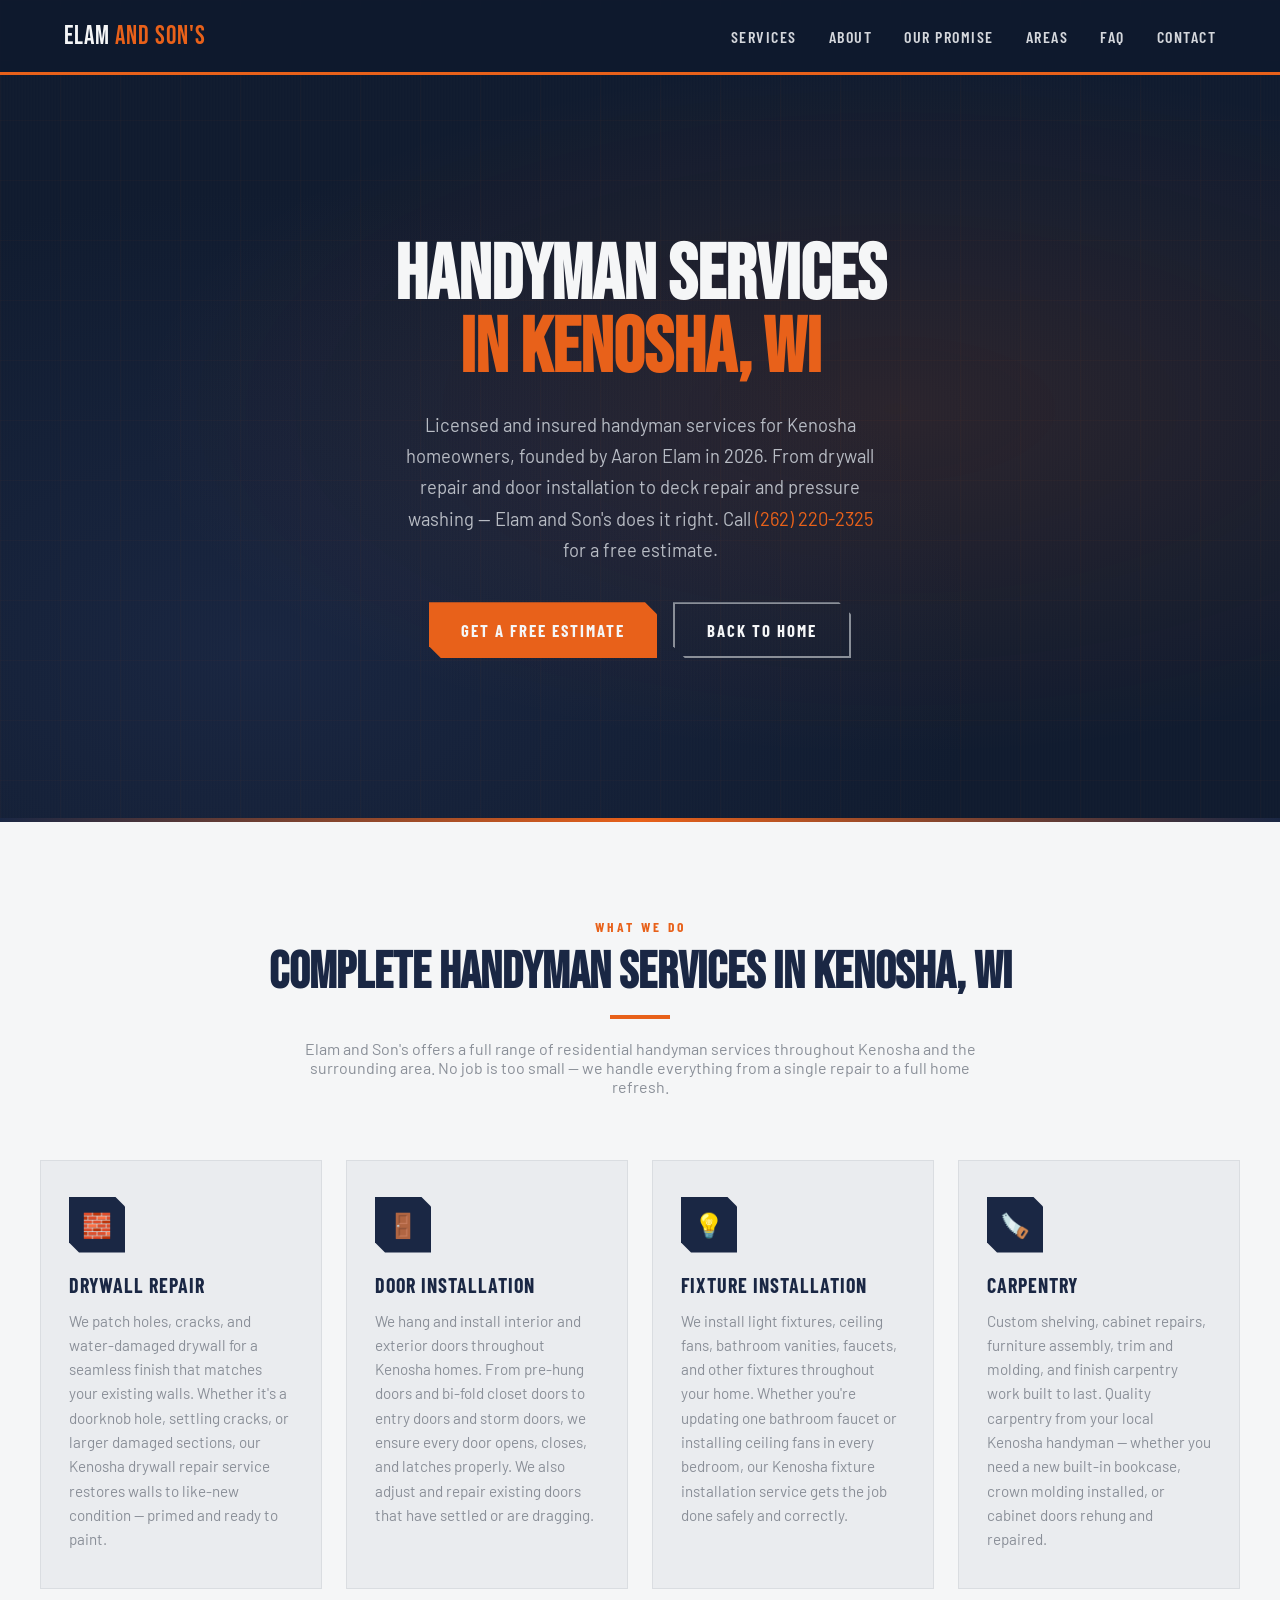
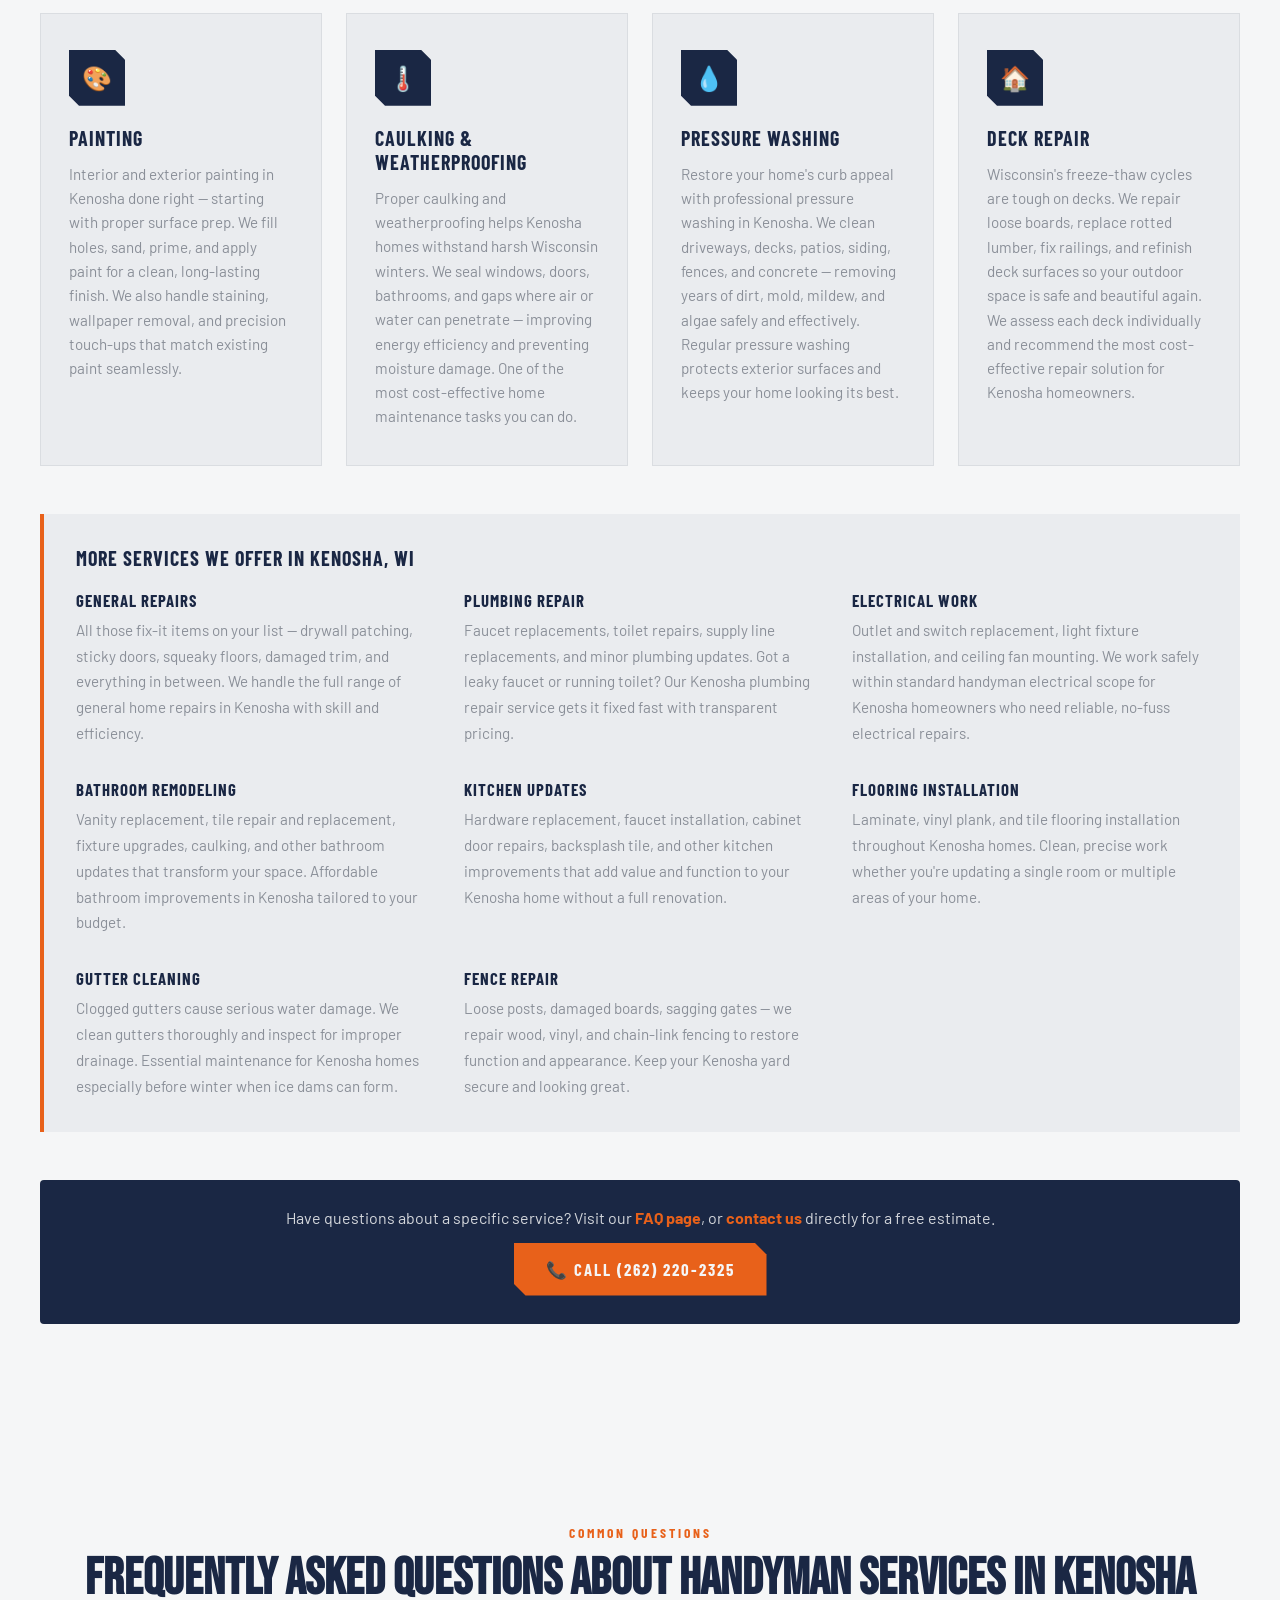
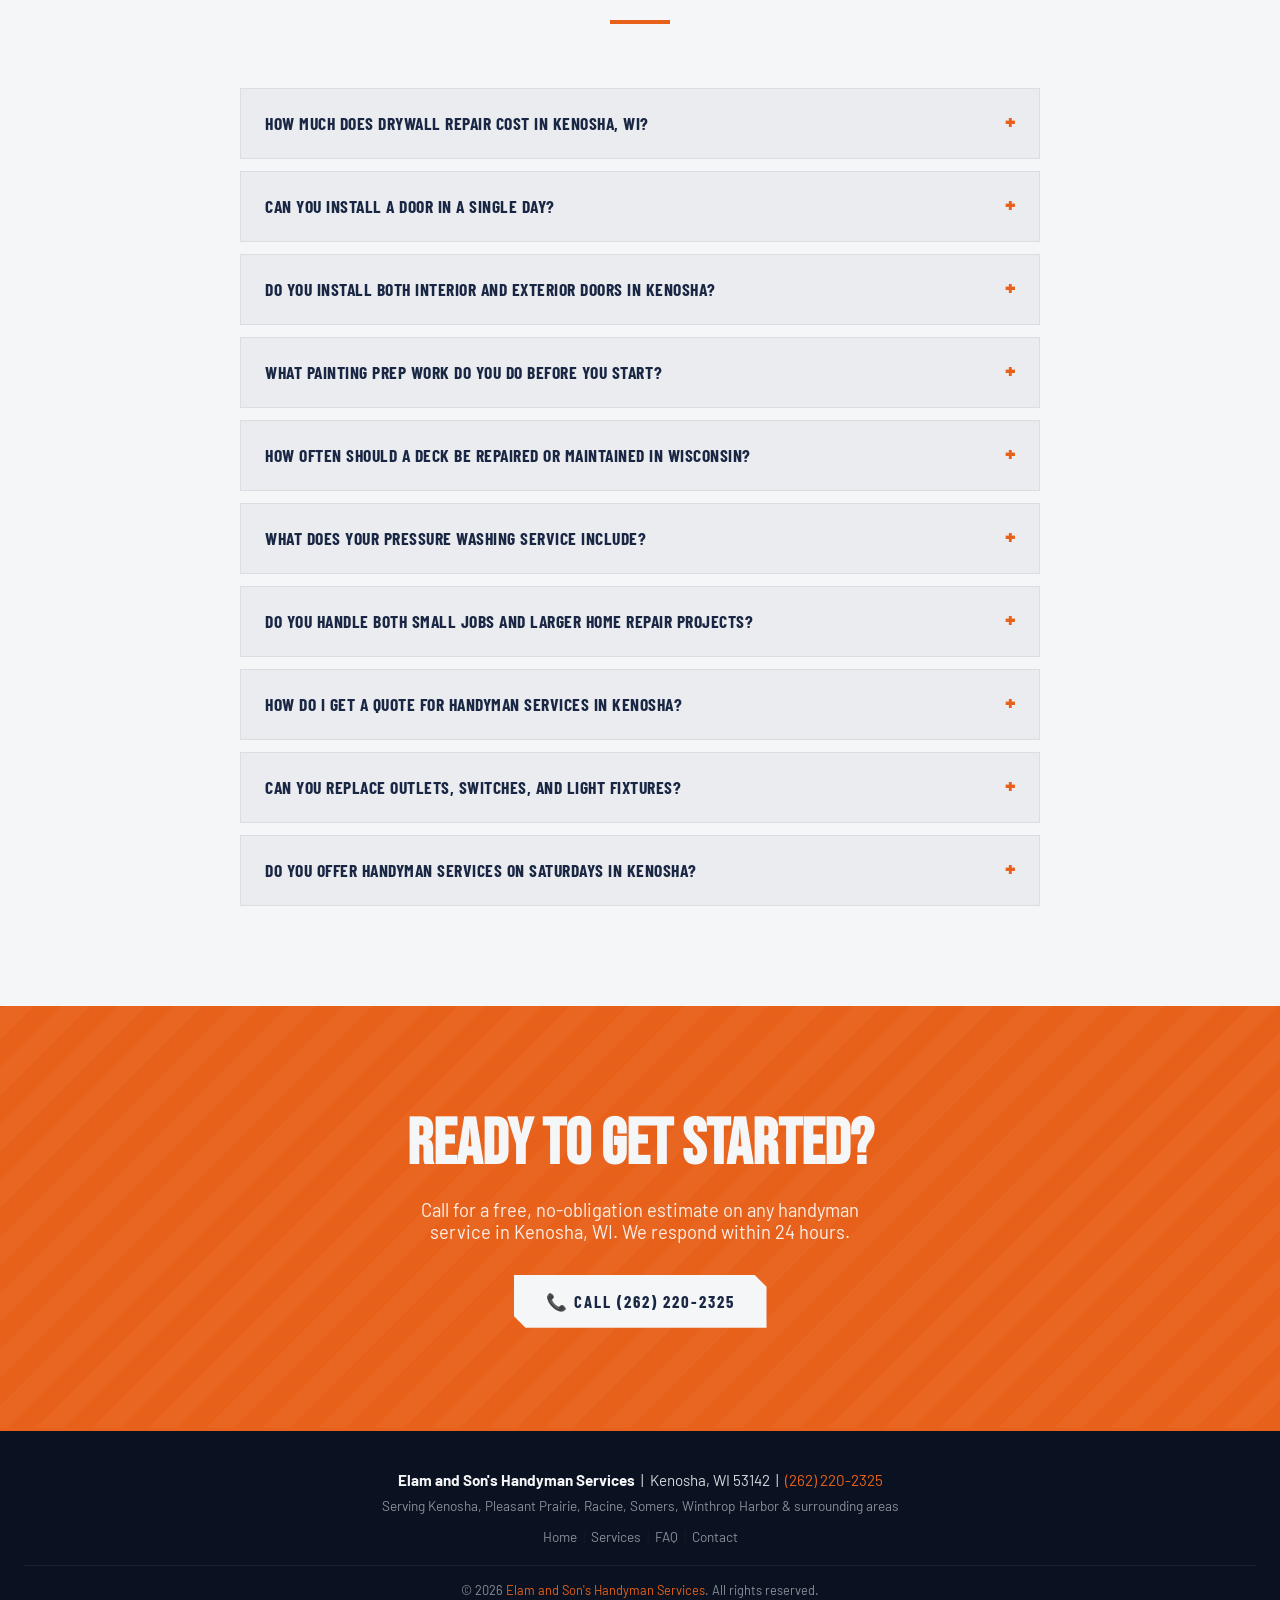
<file: services.html>
<!DOCTYPE html>
<html lang="en">
<head>
<meta charset="UTF-8">
<meta name="viewport" content="width=device-width, initial-scale=1.0">
<title>Handyman Services in Kenosha, WI | Elam &amp; Sons Repair</title>
<meta name="description" content="Complete handyman services in Kenosha, WI: drywall repair, door installation, carpentry, painting, deck repair, pressure washing &amp; more. Licensed &amp; insured. Free estimates.">
<link rel="canonical" href="https://elamandsonsrepair.com/services.html">
<meta name="robots" content="index, follow, max-image-preview:large, max-snippet:-1, max-video-preview:-1">
<meta name="author" content="Elam and Son's Handyman Services">
<meta name="theme-color" content="#1a2744">

<!-- Geo Meta Tags -->
<meta name="geo.region" content="US-WI">
<meta name="geo.placename" content="Kenosha, Wisconsin">
<meta name="geo.position" content="42.5847;-87.8212">
<meta name="ICBM" content="42.5847, -87.8212">

<!-- Favicon -->
<link rel="icon" type="image/png" href="favicon.ico" sizes="32x32">
<link rel="apple-touch-icon" sizes="180x180" href="apple-touch-icon.png">

<!-- Open Graph -->
<meta property="og:type" content="website">
<meta property="og:title" content="Handyman Services in Kenosha, WI | Elam &amp; Sons Repair">
<meta property="og:description" content="Professional handyman services in Kenosha, WI. Call Elam &amp; Sons for drywall, carpentry, fixtures, and more.">
<meta property="og:image" content="https://elamandsonsrepair.com/og-image.jpg">
<meta property="og:image:width" content="1200">
<meta property="og:image:height" content="630">
<meta property="og:image:type" content="image/jpeg">
<meta property="og:url" content="https://elamandsonsrepair.com/services.html">
<meta property="og:site_name" content="Elam and Son's Handyman Services">
<meta property="og:locale" content="en_US">

<!-- Twitter Card -->
<meta name="twitter:card" content="summary_large_image">
<meta name="twitter:title" content="Handyman Services in Kenosha, WI | Elam &amp; Sons Repair">
<meta name="twitter:description" content="Professional handyman services in Kenosha, WI. Call Elam &amp; Sons for drywall, carpentry, fixtures, and more.">
<meta name="twitter:image" content="https://elamandsonsrepair.com/og-image.jpg">

<link rel="preconnect" href="https://fonts.googleapis.com">
<link rel="preconnect" href="https://fonts.gstatic.com" crossorigin>
<link href="https://fonts.googleapis.com/css2?family=Bebas+Neue&family=Barlow:wght@400;500;600;700&family=Barlow+Condensed:wght@600;700&display=swap" rel="stylesheet">
<link rel="stylesheet" href="css/styles.css">

<!-- LocalBusiness Schema -->
<script type="application/ld+json">
{
  "@context": "https://schema.org",
  "@type": "HomeAndConstructionBusiness",
  "@id": "https://elamandsonsrepair.com/#business",
  "name": "Elam and Son's Handyman Services",
  "url": "https://elamandsonsrepair.com/",
  "logo": "https://elamandsonsrepair.com/logo.jpg",
  "image": "https://elamandsonsrepair.com/og-image.jpg",
  "telephone": "+12622202325",
  "address": {
    "@type": "PostalAddress",
    "addressLocality": "Kenosha",
    "addressRegion": "WI",
    "postalCode": "53142",
    "addressCountry": "US"
  },
  "areaServed": ["Kenosha", "Pleasant Prairie", "Racine", "Winthrop Harbor", "Somers", "Bristol", "Salem", "Twin Lakes", "Paddock Lake", "Silver Lake", "Trevor", "Wilmot"],
  "priceRange": "$$",
  "foundingDate": "2026",
  "founder": {
    "@type": "Person",
    "name": "Aaron Elam"
  },
  "openingHoursSpecification": [
    {
      "@type": "OpeningHoursSpecification",
      "dayOfWeek": ["Monday", "Tuesday", "Wednesday", "Thursday", "Friday"],
      "opens": "07:00",
      "closes": "18:00"
    },
    {
      "@type": "OpeningHoursSpecification",
      "dayOfWeek": "Saturday",
      "opens": "08:00",
      "closes": "14:00"
    }
  ]
}
</script>

<!-- Service Schema — all major services -->
<script type="application/ld+json">
[
  {
    "@context": "https://schema.org",
    "@type": "Service",
    "serviceType": "Drywall Repair",
    "provider": { "@id": "https://elamandsonsrepair.com/#business" },
    "areaServed": { "@type": "City", "name": "Kenosha", "containedInPlace": { "@type": "State", "name": "Wisconsin" } },
    "description": "Professional drywall repair in Kenosha, WI. We patch holes, cracks, and water damage for a seamless finish that matches your existing walls."
  },
  {
    "@context": "https://schema.org",
    "@type": "Service",
    "serviceType": "Door Installation",
    "provider": { "@id": "https://elamandsonsrepair.com/#business" },
    "areaServed": { "@type": "City", "name": "Kenosha", "containedInPlace": { "@type": "State", "name": "Wisconsin" } },
    "description": "Interior and exterior door installation in Kenosha, WI. We hang new doors, adjust hinges, and ensure every door opens and closes properly."
  },
  {
    "@context": "https://schema.org",
    "@type": "Service",
    "serviceType": "Fixture Installation",
    "provider": { "@id": "https://elamandsonsrepair.com/#business" },
    "areaServed": { "@type": "City", "name": "Kenosha", "containedInPlace": { "@type": "State", "name": "Wisconsin" } },
    "description": "Light fixture, ceiling fan, faucet, and vanity installation in Kenosha, WI. Safe and reliable fixture installation for your home."
  },
  {
    "@context": "https://schema.org",
    "@type": "Service",
    "serviceType": "Carpentry",
    "provider": { "@id": "https://elamandsonsrepair.com/#business" },
    "areaServed": { "@type": "City", "name": "Kenosha", "containedInPlace": { "@type": "State", "name": "Wisconsin" } },
    "description": "Custom shelving, cabinet repair, trim, molding, and furniture assembly in Kenosha, WI. Quality carpentry built to last."
  },
  {
    "@context": "https://schema.org",
    "@type": "Service",
    "serviceType": "Interior and Exterior Painting",
    "provider": { "@id": "https://elamandsonsrepair.com/#business" },
    "areaServed": { "@type": "City", "name": "Kenosha", "containedInPlace": { "@type": "State", "name": "Wisconsin" } },
    "description": "Interior and exterior painting services in Kenosha, WI including staining, wallpaper removal, and surface preparation for a flawless finish."
  },
  {
    "@context": "https://schema.org",
    "@type": "Service",
    "serviceType": "Caulking and Weatherproofing",
    "provider": { "@id": "https://elamandsonsrepair.com/#business" },
    "areaServed": { "@type": "City", "name": "Kenosha", "containedInPlace": { "@type": "State", "name": "Wisconsin" } },
    "description": "Caulking and weatherproofing services in Kenosha, WI to seal windows, doors, and gaps. Improve energy efficiency and prevent moisture damage."
  },
  {
    "@context": "https://schema.org",
    "@type": "Service",
    "serviceType": "Pressure Washing",
    "provider": { "@id": "https://elamandsonsrepair.com/#business" },
    "areaServed": { "@type": "City", "name": "Kenosha", "containedInPlace": { "@type": "State", "name": "Wisconsin" } },
    "description": "Pressure washing in Kenosha, WI for driveways, decks, siding, and fences. Restore your home's curb appeal and protect exterior surfaces."
  },
  {
    "@context": "https://schema.org",
    "@type": "Service",
    "serviceType": "Deck Repair",
    "provider": { "@id": "https://elamandsonsrepair.com/#business" },
    "areaServed": { "@type": "City", "name": "Kenosha", "containedInPlace": { "@type": "State", "name": "Wisconsin" } },
    "description": "Deck repair in Kenosha, WI. We fix loose boards, replace rotted lumber, repair railings, and refinish deck surfaces so your outdoor space is safe and beautiful."
  },
  {
    "@context": "https://schema.org",
    "@type": "Service",
    "serviceType": "General Home Repairs",
    "provider": { "@id": "https://elamandsonsrepair.com/#business" },
    "areaServed": { "@type": "City", "name": "Kenosha", "containedInPlace": { "@type": "State", "name": "Wisconsin" } },
    "description": "General home repairs in Kenosha, WI including drywall patching, door adjustments, trim work, and all those around-the-house fixes that need a skilled hand."
  },
  {
    "@context": "https://schema.org",
    "@type": "Service",
    "serviceType": "Plumbing Repair",
    "provider": { "@id": "https://elamandsonsrepair.com/#business" },
    "areaServed": { "@type": "City", "name": "Kenosha", "containedInPlace": { "@type": "State", "name": "Wisconsin" } },
    "description": "Plumbing repair in Kenosha, WI: faucet replacement, toilet repair, supply line replacement, and minor plumbing work."
  },
  {
    "@context": "https://schema.org",
    "@type": "Service",
    "serviceType": "Electrical Repair and Installation",
    "provider": { "@id": "https://elamandsonsrepair.com/#business" },
    "areaServed": { "@type": "City", "name": "Kenosha", "containedInPlace": { "@type": "State", "name": "Wisconsin" } },
    "description": "Electrical work in Kenosha, WI including light fixture installation, outlet and switch replacement, and ceiling fan mounting."
  },
  {
    "@context": "https://schema.org",
    "@type": "Service",
    "serviceType": "Bathroom Remodeling",
    "provider": { "@id": "https://elamandsonsrepair.com/#business" },
    "areaServed": { "@type": "City", "name": "Kenosha", "containedInPlace": { "@type": "State", "name": "Wisconsin" } },
    "description": "Bathroom updates in Kenosha, WI: vanity replacement, tile repair, fixture upgrades, and caulking for a refreshed, functional bathroom."
  }
]
</script>

<!-- FAQPage Schema — services-specific questions -->
<script type="application/ld+json">
{
  "@context": "https://schema.org",
  "@type": "FAQPage",
  "mainEntity": [
    {
      "@type": "Question",
      "name": "How much does drywall repair cost in Kenosha, WI?",
      "acceptedAnswer": {
        "@type": "Answer",
        "text": "Drywall repair costs in Kenosha, WI depend on the size and location of the damage. Small patches — like a doorknob hole — are typically quick and affordable. Larger repairs involving water damage or full panel replacement cost more. Elam and Son's provides free estimates so you know the exact cost before any work begins. Call us at (262) 220-2325."
      }
    },
    {
      "@type": "Question",
      "name": "Can you install a door in a single day?",
      "acceptedAnswer": {
        "@type": "Answer",
        "text": "Yes, most door installations in Kenosha homes can be completed in a single visit. A standard pre-hung interior door typically takes 1–3 hours. Exterior doors, which require weatherstripping and proper sealing, may take slightly longer. We'll give you an accurate time estimate when we assess your project."
      }
    },
    {
      "@type": "Question",
      "name": "Do you install both interior and exterior doors in Kenosha?",
      "acceptedAnswer": {
        "@type": "Answer",
        "text": "Yes, Elam and Son's installs both interior and exterior doors throughout Kenosha, WI and surrounding areas. We handle all door types including bi-fold, pocket, entry, storm, and patio doors. We also adjust and repair existing doors that aren't closing or latching properly."
      }
    },
    {
      "@type": "Question",
      "name": "What painting prep work do you do before painting?",
      "acceptedAnswer": {
        "@type": "Answer",
        "text": "We take surface preparation seriously because it's what separates a lasting paint job from one that peels. Before painting, we fill holes and cracks, sand rough areas, apply primer where needed, and tape off adjacent surfaces. This prep work is included in every painting job we do in Kenosha."
      }
    },
    {
      "@type": "Question",
      "name": "How often should a deck be repaired or maintained in Wisconsin?",
      "acceptedAnswer": {
        "@type": "Answer",
        "text": "Wisconsin's freeze-thaw winters are hard on decks. We recommend inspecting your deck every spring for loose boards, cracked lumber, and wobbly railings. Refinishing or resealing every 2–3 years protects the wood from moisture and UV damage. Elam and Son's offers deck inspections and repairs throughout the Kenosha area."
      }
    },
    {
      "@type": "Question",
      "name": "What does your pressure washing service include in Kenosha?",
      "acceptedAnswer": {
        "@type": "Answer",
        "text": "Our Kenosha pressure washing service covers driveways, sidewalks, decks, patios, fences, and home siding. We use appropriate pressure settings for each surface to clean effectively without causing damage. Pressure washing removes mold, mildew, algae, and years of built-up grime, restoring your home's curb appeal safely."
      }
    },
    {
      "@type": "Question",
      "name": "Do you handle both small handyman jobs and larger home repair projects?",
      "acceptedAnswer": {
        "@type": "Answer",
        "text": "Absolutely. Elam and Son's handles jobs of every size in Kenosha — from tightening a loose cabinet hinge or replacing a single outlet to bathroom remodels and full deck rebuilds. We believe every home repair deserves skilled, careful work regardless of the project's scope."
      }
    },
    {
      "@type": "Question",
      "name": "How do I get a quote for handyman services in Kenosha, WI?",
      "acceptedAnswer": {
        "@type": "Answer",
        "text": "Getting a quote from Elam and Son's is simple. Call us at (262) 220-2325 and describe your project — or have a list of tasks ready. We'll schedule a free on-site estimate, assess the work needed, and give you a clear price before any work begins. No hidden fees, no surprises."
      }
    },
    {
      "@type": "Question",
      "name": "Can you replace outlets, switches, and light fixtures in my Kenosha home?",
      "acceptedAnswer": {
        "@type": "Answer",
        "text": "Yes. Elam and Son's handles standard electrical tasks including outlet and switch replacement, light fixture installation, and ceiling fan mounting throughout Kenosha, WI. We work safely within the scope of handyman electrical work to keep your home's electrical components functioning correctly."
      }
    },
    {
      "@type": "Question",
      "name": "Do you offer handyman services on Saturdays in Kenosha?",
      "acceptedAnswer": {
        "@type": "Answer",
        "text": "Yes, we offer Saturday appointments in Kenosha and the surrounding area from 8 AM to 2 PM. We understand that weekday scheduling isn't always possible for working homeowners. Call us at (262) 220-2325 to check Saturday availability and schedule your project."
      }
    }
  ]
}
</script>

<!-- WebPage Schema -->
<script type="application/ld+json">
{
  "@context": "https://schema.org",
  "@type": "WebPage",
  "@id": "https://elamandsonsrepair.com/services.html#webpage",
  "url": "https://elamandsonsrepair.com/services.html",
  "name": "Handyman Services in Kenosha, WI | Elam and Son's",
  "description": "Complete handyman services in Kenosha, WI: drywall repair, door installation, carpentry, painting, deck repair, pressure washing and more. Licensed and insured.",
  "isPartOf": { "@id": "https://elamandsonsrepair.com/#website" },
  "about": { "@id": "https://elamandsonsrepair.com/#business" },
  "inLanguage": "en-US",
  "breadcrumb": {
    "@type": "BreadcrumbList",
    "itemListElement": [
      {
        "@type": "ListItem",
        "position": 1,
        "name": "Home",
        "item": "https://elamandsonsrepair.com/"
      },
      {
        "@type": "ListItem",
        "position": 2,
        "name": "Services",
        "item": "https://elamandsonsrepair.com/services.html"
      }
    ]
  }
}
</script>
</head>
<body>

<a href="#main-content" style="position:absolute;top:-40px;left:0;background:#e8611a;color:#fff;padding:8px 16px;text-decoration:none;z-index:9999;font-size:0.9rem;border-radius:0 0 4px 0;transition:top 0.2s;" onfocus="this.style.top='0'" onblur="this.style.top='-40px'">Skip to main content</a>

<!-- ─── NAV ─── -->
<header role="banner" style="display:contents;">
<nav aria-label="Main navigation">
  <div class="nav-inner">
    <div class="logo-text"><a href="index.html" style="text-decoration:none;color:inherit;">Elam <span>and Son's</span></a></div>
    <ul id="navMenu" role="list">
      <li><a href="services.html" title="Handyman services in Kenosha, WI" aria-current="page">Services</a></li>
      <li><a href="index.html#why-us" title="Why choose Elam and Son's handyman in Kenosha">About</a></li>
      <li><a href="index.html#our-promise" title="Our promise to Kenosha homeowners">Our Promise</a></li>
      <li><a href="index.html#service-areas" title="Handyman service areas in southeastern Wisconsin">Areas</a></li>
      <li><a href="#faq" title="Frequently asked questions about handyman services in Kenosha">FAQ</a></li>
      <li><a href="index.html#contact" title="Contact Elam and Son's for a free estimate in Kenosha, WI">Contact</a></li>
    </ul>
    <button type="button" class="mobile-toggle" onclick="document.getElementById('navMenu').classList.toggle('active')" aria-label="Toggle navigation menu">
      <span></span><span></span><span></span>
    </button>
  </div>
</nav>
</header>

<main id="main-content" role="main">

<!-- ─── PAGE HERO ─── -->
<section class="hero" aria-label="Handyman Services in Kenosha, WI — Elam and Son's" style="min-height: 44vh;">
  <div class="hero-grid"></div>
  <div class="hero-content" style="grid-template-columns: 1fr; text-align: center; padding-top: 140px; padding-bottom: 60px;">
    <div class="hero-text">
      <h1>HANDYMAN SERVICES<br><span class="orange">IN KENOSHA, WI</span></h1>
      <p style="margin-left:auto;margin-right:auto;">Licensed and insured handyman services for Kenosha homeowners, founded by Aaron Elam in 2026. From drywall repair and door installation to deck repair and pressure washing — Elam and Son's does it right. Call <a href="tel:+12622202325" style="color: var(--orange); text-decoration: none;">(262) 220-2325</a> for a free estimate.</p>
      <div class="cta-group" style="justify-content:center;">
        <a href="index.html#contact" class="btn btn-primary" title="Request a free handyman estimate in Kenosha, WI">Get a Free Estimate</a>
        <a href="index.html" class="btn btn-outline" title="Back to Elam and Son's Handyman Services homepage">Back to Home</a>
      </div>
    </div>
  </div>
</section>

<!-- ─── SERVICES LIST ─── -->
<section class="services" id="services" aria-labelledby="services-heading">
  <div class="container">
    <div class="section-header fade-up">
      <span class="tag">What We Do</span>
      <h2 id="services-heading">Complete Handyman Services in Kenosha, WI</h2>
      <div class="line"></div>
      <p style="margin-top:20px;color:var(--steel-dark);font-size:1rem;max-width:680px;margin-left:auto;margin-right:auto;">Elam and Son's offers a full range of residential handyman services throughout Kenosha and the surrounding area. No job is too small — we handle everything from a single repair to a full home refresh.</p>
    </div>

    <!-- PRIMARY SERVICES -->
    <div class="services-grid">

      <article class="service-card fade-up" id="drywall-repair">
        <div class="service-icon" aria-hidden="true">🧱</div>
        <h3>Drywall Repair</h3>
        <p>We patch holes, cracks, and water-damaged drywall for a seamless finish that matches your existing walls. Whether it's a doorknob hole, settling cracks, or larger damaged sections, our Kenosha drywall repair service restores walls to like-new condition — primed and ready to paint.</p>
      </article>

      <article class="service-card fade-up" id="door-installation">
        <div class="service-icon" aria-hidden="true">🚪</div>
        <h3>Door Installation</h3>
        <p>We hang and install interior and exterior doors throughout Kenosha homes. From pre-hung doors and bi-fold closet doors to entry doors and storm doors, we ensure every door opens, closes, and latches properly. We also adjust and repair existing doors that have settled or are dragging.</p>
      </article>

      <article class="service-card fade-up" id="fixture-installation">
        <div class="service-icon" aria-hidden="true">💡</div>
        <h3>Fixture Installation</h3>
        <p>We install light fixtures, ceiling fans, bathroom vanities, faucets, and other fixtures throughout your home. Whether you're updating one bathroom faucet or installing ceiling fans in every bedroom, our Kenosha fixture installation service gets the job done safely and correctly.</p>
      </article>

      <article class="service-card fade-up" id="carpentry">
        <div class="service-icon" aria-hidden="true">🪚</div>
        <h3>Carpentry</h3>
        <p>Custom shelving, cabinet repairs, furniture assembly, trim and molding, and finish carpentry work built to last. Quality carpentry from your local Kenosha handyman — whether you need a new built-in bookcase, crown molding installed, or cabinet doors rehung and repaired.</p>
      </article>

      <article class="service-card fade-up" id="painting">
        <div class="service-icon" aria-hidden="true">🎨</div>
        <h3>Painting</h3>
        <p>Interior and exterior painting in Kenosha done right — starting with proper surface prep. We fill holes, sand, prime, and apply paint for a clean, long-lasting finish. We also handle staining, wallpaper removal, and precision touch-ups that match existing paint seamlessly.</p>
      </article>

      <article class="service-card fade-up" id="caulking">
        <div class="service-icon" aria-hidden="true">🌡️</div>
        <h3>Caulking &amp; Weatherproofing</h3>
        <p>Proper caulking and weatherproofing helps Kenosha homes withstand harsh Wisconsin winters. We seal windows, doors, bathrooms, and gaps where air or water can penetrate — improving energy efficiency and preventing moisture damage. One of the most cost-effective home maintenance tasks you can do.</p>
      </article>

      <article class="service-card fade-up" id="pressure-washing">
        <div class="service-icon" aria-hidden="true">💧</div>
        <h3>Pressure Washing</h3>
        <p>Restore your home's curb appeal with professional pressure washing in Kenosha. We clean driveways, decks, patios, siding, fences, and concrete — removing years of dirt, mold, mildew, and algae safely and effectively. Regular pressure washing protects exterior surfaces and keeps your home looking its best.</p>
      </article>

      <article class="service-card fade-up" id="deck-repair">
        <div class="service-icon" aria-hidden="true">🏠</div>
        <h3>Deck Repair</h3>
        <p>Wisconsin's freeze-thaw cycles are tough on decks. We repair loose boards, replace rotted lumber, fix railings, and refinish deck surfaces so your outdoor space is safe and beautiful again. We assess each deck individually and recommend the most cost-effective repair solution for Kenosha homeowners.</p>
      </article>

    </div>

    <!-- ADDITIONAL SERVICES -->
    <div class="services-extended fade-up" style="margin-top:48px;">
      <h3>More Services We Offer in Kenosha, WI</h3>
      <div style="display:grid;grid-template-columns:repeat(auto-fit,minmax(300px,1fr));gap:32px;margin-top:20px;">

        <div>
          <h4 style="font-family:'Barlow Condensed',sans-serif;font-weight:700;font-size:1.05rem;text-transform:uppercase;letter-spacing:1px;color:var(--navy);margin-bottom:8px;">General Repairs</h4>
          <p>All those fix-it items on your list — drywall patching, sticky doors, squeaky floors, damaged trim, and everything in between. We handle the full range of general home repairs in Kenosha with skill and efficiency.</p>
        </div>

        <div>
          <h4 style="font-family:'Barlow Condensed',sans-serif;font-weight:700;font-size:1.05rem;text-transform:uppercase;letter-spacing:1px;color:var(--navy);margin-bottom:8px;">Plumbing Repair</h4>
          <p>Faucet replacements, toilet repairs, supply line replacements, and minor plumbing updates. Got a leaky faucet or running toilet? Our Kenosha plumbing repair service gets it fixed fast with transparent pricing.</p>
        </div>

        <div>
          <h4 style="font-family:'Barlow Condensed',sans-serif;font-weight:700;font-size:1.05rem;text-transform:uppercase;letter-spacing:1px;color:var(--navy);margin-bottom:8px;">Electrical Work</h4>
          <p>Outlet and switch replacement, light fixture installation, and ceiling fan mounting. We work safely within standard handyman electrical scope for Kenosha homeowners who need reliable, no-fuss electrical repairs.</p>
        </div>

        <div>
          <h4 style="font-family:'Barlow Condensed',sans-serif;font-weight:700;font-size:1.05rem;text-transform:uppercase;letter-spacing:1px;color:var(--navy);margin-bottom:8px;">Bathroom Remodeling</h4>
          <p>Vanity replacement, tile repair and replacement, fixture upgrades, caulking, and other bathroom updates that transform your space. Affordable bathroom improvements in Kenosha tailored to your budget.</p>
        </div>

        <div>
          <h4 style="font-family:'Barlow Condensed',sans-serif;font-weight:700;font-size:1.05rem;text-transform:uppercase;letter-spacing:1px;color:var(--navy);margin-bottom:8px;">Kitchen Updates</h4>
          <p>Hardware replacement, faucet installation, cabinet door repairs, backsplash tile, and other kitchen improvements that add value and function to your Kenosha home without a full renovation.</p>
        </div>

        <div>
          <h4 style="font-family:'Barlow Condensed',sans-serif;font-weight:700;font-size:1.05rem;text-transform:uppercase;letter-spacing:1px;color:var(--navy);margin-bottom:8px;">Flooring Installation</h4>
          <p>Laminate, vinyl plank, and tile flooring installation throughout Kenosha homes. Clean, precise work whether you're updating a single room or multiple areas of your home.</p>
        </div>

        <div>
          <h4 style="font-family:'Barlow Condensed',sans-serif;font-weight:700;font-size:1.05rem;text-transform:uppercase;letter-spacing:1px;color:var(--navy);margin-bottom:8px;">Gutter Cleaning</h4>
          <p>Clogged gutters cause serious water damage. We clean gutters thoroughly and inspect for improper drainage. Essential maintenance for Kenosha homes especially before winter when ice dams can form.</p>
        </div>

        <div>
          <h4 style="font-family:'Barlow Condensed',sans-serif;font-weight:700;font-size:1.05rem;text-transform:uppercase;letter-spacing:1px;color:var(--navy);margin-bottom:8px;">Fence Repair</h4>
          <p>Loose posts, damaged boards, sagging gates — we repair wood, vinyl, and chain-link fencing to restore function and appearance. Keep your Kenosha yard secure and looking great.</p>
        </div>

      </div>
    </div>

    <!-- INTERNAL LINKS -->
    <div class="fade-up" style="margin-top:48px;padding:28px;background:var(--navy);text-align:center;border-radius:4px;">
      <p style="color:var(--steel-light);font-size:1rem;margin-bottom:16px;">Have questions about a specific service? Visit our <a href="index.html#faq" style="color:var(--orange);text-decoration:none;font-weight:700;">FAQ page</a>, or <a href="index.html#contact" style="color:var(--orange);text-decoration:none;font-weight:700;">contact us</a> directly for a free estimate.</p>
      <a href="tel:+12622202325" class="btn btn-primary">📞 Call (262) 220-2325</a>
    </div>

  </div>
</section>

<!-- ─── FAQ ─── -->
<section class="faq-section" id="faq" aria-labelledby="faq-heading">
  <div class="container">
    <div class="section-header fade-up">
      <span class="tag">Common Questions</span>
      <h2 id="faq-heading">Frequently Asked Questions About Handyman Services in Kenosha</h2>
      <div class="line"></div>
    </div>
    <div class="faq-grid">

      <details class="faq-item fade-up">
        <summary>How much does drywall repair cost in Kenosha, WI?</summary>
        <div class="faq-answer">
          <p>Drywall repair costs in Kenosha depend on the size and location of the damage. Small patches like a doorknob hole are quick and affordable. Larger repairs involving water damage or panel replacement cost more. Elam and Son's provides free estimates so you know the exact cost before any work begins. Call (262) 220-2325 to schedule yours.</p>
        </div>
      </details>

      <details class="faq-item fade-up">
        <summary>Can you install a door in a single day?</summary>
        <div class="faq-answer">
          <p>Yes, most door installations in Kenosha homes are completed in a single visit. A standard pre-hung interior door takes 1–3 hours. Exterior doors, which require proper weatherstripping and sealing, may take slightly longer. We'll give you an accurate time estimate when we assess your specific project.</p>
        </div>
      </details>

      <details class="faq-item fade-up">
        <summary>Do you install both interior and exterior doors in Kenosha?</summary>
        <div class="faq-answer">
          <p>Yes, Elam and Son's installs both interior and exterior doors throughout Kenosha, WI and surrounding areas. We handle all door types including bi-fold, pocket, entry, storm, and patio doors. We also adjust and repair existing doors that aren't closing or latching properly.</p>
        </div>
      </details>

      <details class="faq-item fade-up">
        <summary>What painting prep work do you do before you start?</summary>
        <div class="faq-answer">
          <p>We take surface preparation seriously because it's what separates a lasting paint job from one that peels. Before painting, we fill holes and cracks, sand rough areas, apply primer where needed, and tape off adjacent surfaces. Proper prep is included in every painting job we do in Kenosha — no shortcuts.</p>
        </div>
      </details>

      <details class="faq-item fade-up">
        <summary>How often should a deck be repaired or maintained in Wisconsin?</summary>
        <div class="faq-answer">
          <p>Wisconsin's freeze-thaw winters are hard on decks. We recommend inspecting your deck every spring for loose boards, cracked lumber, and wobbly railings. Refinishing or resealing every 2–3 years protects the wood from moisture and UV damage. Elam and Son's offers deck inspections and repairs throughout the Kenosha area.</p>
        </div>
      </details>

      <details class="faq-item fade-up">
        <summary>What does your pressure washing service include?</summary>
        <div class="faq-answer">
          <p>Our Kenosha pressure washing service covers driveways, sidewalks, decks, patios, fences, and home siding. We use appropriate pressure settings for each surface to clean effectively without causing damage. Pressure washing removes mold, mildew, algae, and years of built-up grime — restoring your home's curb appeal safely and effectively.</p>
        </div>
      </details>

      <details class="faq-item fade-up">
        <summary>Do you handle both small jobs and larger home repair projects?</summary>
        <div class="faq-answer">
          <p>Absolutely. Elam and Son's handles jobs of every size in Kenosha — from tightening a loose cabinet hinge or replacing a single outlet to bathroom remodels and full deck rebuilds. No job is too small. We believe every home repair deserves skilled, careful work regardless of the scope.</p>
        </div>
      </details>

      <details class="faq-item fade-up">
        <summary>How do I get a quote for handyman services in Kenosha?</summary>
        <div class="faq-answer">
          <p>Getting a quote from Elam and Son's is simple. Call us at (262) 220-2325 and describe your project. We'll schedule a free on-site estimate, assess the work, and give you a clear price before any work begins. No hidden fees, no surprises — just honest, transparent pricing from your local Kenosha handyman.</p>
        </div>
      </details>

      <details class="faq-item fade-up">
        <summary>Can you replace outlets, switches, and light fixtures?</summary>
        <div class="faq-answer">
          <p>Yes. Elam and Son's handles standard electrical tasks including outlet and switch replacement, light fixture installation, and ceiling fan mounting throughout Kenosha, WI. We work safely within the standard scope of handyman electrical work to keep your home's electrical components functioning correctly and reliably.</p>
        </div>
      </details>

      <details class="faq-item fade-up">
        <summary>Do you offer handyman services on Saturdays in Kenosha?</summary>
        <div class="faq-answer">
          <p>Yes, we offer Saturday appointments in Kenosha and the surrounding area from 8 AM to 2 PM. We understand that weekday scheduling isn't always possible for working homeowners. Call us at (262) 220-2325 to check Saturday availability and book your project.</p>
        </div>
      </details>

    </div>
  </div>
</section>

<!-- ─── CTA ─── -->
<section class="cta-section" id="get-estimate" aria-label="Call to action — Get a free handyman estimate in Kenosha, WI">
  <div class="container">
    <h2>Ready to Get Started?</h2>
    <p>Call for a free, no-obligation estimate on any handyman service in Kenosha, WI. We respond within 24 hours.</p>
    <a href="tel:+12622202325" class="btn btn-white" aria-label="Call Elam and Son's Handyman Services at (262) 220-2325">📞 Call (262) 220-2325</a>
  </div>
</section>

</main>

<!-- ─── FOOTER ─── -->
<footer itemscope itemtype="https://schema.org/HomeAndConstructionBusiness">
  <meta itemprop="name" content="Elam and Son's Handyman Services">
  <meta itemprop="telephone" content="+12622202325">
  <div class="footer-nap">
    <p>
      <span itemprop="name"><strong>Elam and Son's Handyman Services</strong></span>
      &nbsp;|&nbsp;
      <span itemprop="address" itemscope itemtype="https://schema.org/PostalAddress">
        <span itemprop="addressLocality">Kenosha</span>, <span itemprop="addressRegion">WI</span> <span itemprop="postalCode">53142</span>
      </span>
      &nbsp;|&nbsp;
      <a href="tel:+12622202325" itemprop="telephone">(262) 220-2325</a>
    </p>
    <p class="footer-areas">Serving Kenosha, Pleasant Prairie, Racine, Somers, Winthrop Harbor &amp; surrounding areas</p>
    <nav class="footer-links" aria-label="Footer navigation">
      <a href="index.html">Home</a> &nbsp;|&nbsp;
      <a href="services.html">Services</a> &nbsp;|&nbsp;
      <a href="index.html#faq">FAQ</a> &nbsp;|&nbsp;
      <a href="index.html#contact">Contact</a>
    </nav>
  </div>
  <p class="footer-copy">© 2026 <span>Elam and Son's Handyman Services</span>. All rights reserved.</p>
</footer>

<noscript>
  <div style="text-align:center;padding:2rem;background:#1a2744;color:#f5f6f7;">
    <p>This website works best with JavaScript enabled. Please enable JavaScript or call us directly at <a href="tel:+12622202325" style="color:#e8611a;">(262) 220-2325</a>.</p>
  </div>
</noscript>

<script src="js/script.js"></script>

</body>
</html>
</file>
<file: css/styles.css>
:root {
    --navy: #1a2744;
    --navy-deep: #0f1a2e;
    --navy-light: #2a3d5c;
    --orange: #e8611a;
    --orange-bright: #f47b3a;
    --orange-dark: #c4500f;
    --steel: #b8bcc4;
    --steel-light: #d4d7dc;
    --steel-dark: #8a8f98;
    --white: #f5f6f7;
    --off-white: #eaecef;
    --text: #1a1e24;
  }

  * { margin: 0; padding: 0; box-sizing: border-box; }

  html { scroll-behavior: smooth; }

  body {
    font-family: 'Barlow', sans-serif;
    color: var(--text);
    background: var(--off-white);
    overflow-x: hidden;
  }

  /* ─── BRUSHED METAL TEXTURE ─── */
  .metal-bg {
    background:
      repeating-linear-gradient(
        90deg,
        transparent,
        rgba(255,255,255,0.03) 1px,
        transparent 2px
      ),
      linear-gradient(180deg, #c8ccd4 0%, #a8adb6 30%, #bcc0c8 60%, #9ea3ac 100%);
  }

  /* ─── NAV ─── */
  nav {
    position: fixed;
    top: 0;
    width: 100%;
    z-index: 100;
    background: rgba(15, 26, 46, 0.95);
    backdrop-filter: blur(12px);
    border-bottom: 3px solid var(--orange);
    transition: all 0.3s ease;
  }

  nav .nav-inner {
    max-width: 1200px;
    margin: 0 auto;
    padding: 0 24px;
    display: flex;
    align-items: center;
    justify-content: space-between;
    height: 72px;
  }

  nav .logo-text {
    font-family: 'Bebas Neue', sans-serif;
    font-size: 1.6rem;
    color: var(--white);
    letter-spacing: 1px;
  }

  nav .logo-text span { color: var(--orange); }

  nav ul {
    list-style: none;
    display: flex;
    gap: 32px;
  }

  nav ul li a {
    font-family: 'Barlow Condensed', sans-serif;
    font-weight: 600;
    font-size: 1rem;
    color: var(--steel-light);
    text-decoration: none;
    text-transform: uppercase;
    letter-spacing: 1.5px;
    transition: color 0.2s;
    position: relative;
  }

  nav ul li a::after {
    content: '';
    position: absolute;
    bottom: -4px;
    left: 0;
    width: 0;
    height: 2px;
    background: var(--orange);
    transition: width 0.3s ease;
  }

  nav ul li a:hover { color: var(--orange); }
  nav ul li a:hover::after { width: 100%; }

  .mobile-toggle {
    display: none;
    flex-direction: column;
    gap: 5px;
    cursor: pointer;
    background: none;
    border: none;
    padding: 8px;
  }

  .mobile-toggle span {
    width: 28px;
    height: 3px;
    background: var(--white);
    border-radius: 2px;
    transition: 0.3s;
  }

  /* ─── HERO ─── */
  .hero {
    position: relative;
    min-height: 100vh;
    display: flex;
    align-items: center;
    background: var(--navy-deep);
    overflow: hidden;
  }

  .hero::before {
    content: '';
    position: absolute;
    inset: 0;
    background:
      repeating-linear-gradient(
        90deg,
        transparent,
        rgba(255,255,255,0.015) 1px,
        transparent 3px
      ),
      radial-gradient(ellipse at 70% 50%, rgba(232, 97, 26, 0.12) 0%, transparent 60%),
      radial-gradient(ellipse at 20% 80%, rgba(26, 39, 68, 0.8) 0%, transparent 50%);
  }

  .hero-grid {
    position: absolute;
    inset: 0;
    background-image:
      linear-gradient(rgba(232, 97, 26, 0.05) 1px, transparent 1px),
      linear-gradient(90deg, rgba(232, 97, 26, 0.05) 1px, transparent 1px);
    background-size: 60px 60px;
    opacity: 0.6;
  }

  .hero-content {
    position: relative;
    z-index: 2;
    max-width: 1200px;
    margin: 0 auto;
    padding: 120px 24px 80px;
    display: grid;
    grid-template-columns: 1fr 1fr;
    gap: 60px;
    align-items: center;
  }

  .hero-text h1 {
    font-family: 'Bebas Neue', sans-serif;
    font-size: clamp(3rem, 6vw, 5.5rem);
    color: var(--white);
    line-height: 0.95;
    margin-bottom: 24px;
  }

  .hero-text h1 .orange { color: var(--orange); }

  .hero-text p {
    font-size: 1.15rem;
    color: var(--steel);
    line-height: 1.7;
    max-width: 480px;
    margin-bottom: 36px;
  }

  .hero-logo {
    display: flex;
    justify-content: center;
    align-items: center;
  }

  .hero-logo img {
    width: 100%;
    max-width: 440px;
    border-radius: 12px;
    box-shadow:
      0 20px 60px rgba(0,0,0,0.4),
      0 0 0 1px rgba(232, 97, 26, 0.2);
    animation: floatIn 1s ease-out 0.3s both;
  }

  @keyframes floatIn {
    from { opacity: 0; transform: translateY(30px) scale(0.95); }
    to { opacity: 1; transform: translateY(0) scale(1); }
  }

  .cta-group { display: flex; gap: 16px; flex-wrap: wrap; }

  .btn {
    display: inline-flex;
    align-items: center;
    gap: 8px;
    padding: 16px 32px;
    font-family: 'Barlow Condensed', sans-serif;
    font-weight: 700;
    font-size: 1.05rem;
    text-transform: uppercase;
    letter-spacing: 2px;
    text-decoration: none;
    border: none;
    cursor: pointer;
    transition: all 0.3s ease;
  }

  .btn-primary {
    background: var(--orange);
    color: var(--white);
    clip-path: polygon(0 0, calc(100% - 12px) 0, 100% 12px, 100% 100%, 12px 100%, 0 calc(100% - 12px));
  }

  .btn-primary:hover {
    background: var(--orange-bright);
    transform: translateY(-2px);
    box-shadow: 0 8px 24px rgba(232, 97, 26, 0.35);
  }

  .btn-outline {
    background: transparent;
    color: var(--white);
    border: 2px solid var(--steel-dark);
    clip-path: polygon(0 0, calc(100% - 12px) 0, 100% 12px, 100% 100%, 12px 100%, 0 calc(100% - 12px));
  }

  .btn-outline:hover {
    border-color: var(--orange);
    color: var(--orange);
    transform: translateY(-2px);
  }

  /* ─── SECTION BASICS ─── */
  section { padding: 100px 24px; }

  .section-header {
    text-align: center;
    margin-bottom: 64px;
  }

  .section-header .tag {
    font-family: 'Barlow Condensed', sans-serif;
    font-weight: 700;
    font-size: 0.85rem;
    text-transform: uppercase;
    letter-spacing: 3px;
    color: var(--orange);
    margin-bottom: 12px;
    display: block;
  }

  .section-header h2 {
    font-family: 'Bebas Neue', sans-serif;
    font-size: clamp(2.4rem, 4vw, 3.5rem);
    color: var(--navy);
    line-height: 1;
  }

  .section-header h2.light { color: var(--white); }

  .section-header .line {
    width: 60px;
    height: 4px;
    background: var(--orange);
    margin: 16px auto 0;
  }

  .container {
    max-width: 1200px;
    margin: 0 auto;
  }

  /* ─── SERVICES ─── */
  .services {
    background: var(--white);
    position: relative;
  }

  .services::before {
    content: '';
    position: absolute;
    top: 0;
    left: 0;
    right: 0;
    height: 4px;
    background: linear-gradient(90deg, var(--navy), var(--orange), var(--navy));
  }

  .services-grid {
    display: grid;
    grid-template-columns: repeat(auto-fit, minmax(280px, 1fr));
    gap: 24px;
  }

  .service-card {
    background: var(--off-white);
    border: 1px solid rgba(26, 39, 68, 0.08);
    padding: 36px 28px;
    position: relative;
    overflow: hidden;
    transition: all 0.4s ease;
    cursor: default;
  }

  .service-card::before {
    content: '';
    position: absolute;
    top: 0;
    left: 0;
    width: 4px;
    height: 0;
    background: var(--orange);
    transition: height 0.4s ease;
  }

  .service-card:hover::before { height: 100%; }

  .service-card:hover {
    background: var(--white);
    transform: translateY(-4px);
    box-shadow: 0 12px 36px rgba(26, 39, 68, 0.1);
  }

  .service-icon {
    width: 56px;
    height: 56px;
    background: var(--navy);
    display: flex;
    align-items: center;
    justify-content: center;
    margin-bottom: 20px;
    clip-path: polygon(0 0, calc(100% - 10px) 0, 100% 10px, 100% 100%, 10px 100%, 0 calc(100% - 10px));
    font-size: 1.5rem;
  }

  .service-card h3 {
    font-family: 'Barlow Condensed', sans-serif;
    font-weight: 700;
    font-size: 1.25rem;
    text-transform: uppercase;
    letter-spacing: 1px;
    color: var(--navy);
    margin-bottom: 12px;
  }

  .service-card p {
    color: var(--steel-dark);
    line-height: 1.6;
    font-size: 0.95rem;
  }

  /* ─── WHY US ─── */
  .why-us {
    background: var(--navy-deep);
    position: relative;
  }

  .why-us::before {
    content: '';
    position: absolute;
    inset: 0;
    background:
      repeating-linear-gradient(
        0deg,
        transparent,
        rgba(232, 97, 26, 0.02) 1px,
        transparent 2px
      );
  }

  .stats-row {
    display: grid;
    grid-template-columns: repeat(4, 1fr);
    gap: 24px;
    margin-bottom: 80px;
    position: relative;
    z-index: 1;
  }

  .stat-card {
    text-align: center;
    padding: 32px 16px;
    border: 1px solid rgba(232, 97, 26, 0.15);
    background: rgba(255,255,255,0.03);
  }

  .stat-card .number {
    font-family: 'Bebas Neue', sans-serif;
    font-size: 3.5rem;
    color: var(--orange);
    line-height: 1;
  }

  .stat-card .label {
    font-family: 'Barlow Condensed', sans-serif;
    font-weight: 600;
    font-size: 0.9rem;
    text-transform: uppercase;
    letter-spacing: 2px;
    color: var(--steel);
    margin-top: 8px;
  }

  .features-grid {
    display: grid;
    grid-template-columns: repeat(auto-fit, minmax(320px, 1fr));
    gap: 32px;
    position: relative;
    z-index: 1;
  }

  .feature {
    display: flex;
    gap: 20px;
    align-items: flex-start;
  }

  .feature-icon {
    flex-shrink: 0;
    width: 48px;
    height: 48px;
    border: 2px solid var(--orange);
    display: flex;
    align-items: center;
    justify-content: center;
    font-size: 1.2rem;
    color: var(--orange);
  }

  .feature h3 {
    font-family: 'Barlow Condensed', sans-serif;
    font-weight: 700;
    font-size: 1.1rem;
    text-transform: uppercase;
    letter-spacing: 1px;
    color: var(--white);
    margin-bottom: 6px;
  }

  .feature p {
    color: var(--steel);
    font-size: 0.9rem;
    line-height: 1.6;
  }

  /* ─── TESTIMONIALS ─── */
  .testimonials {
    background: var(--white);
  }

  .testimonials-grid {
    display: grid;
    grid-template-columns: repeat(auto-fit, minmax(340px, 1fr));
    gap: 24px;
  }

  .testimonial-card {
    background: var(--off-white);
    padding: 32px;
    border-left: 4px solid var(--orange);
    position: relative;
  }

  .testimonial-card .quote {
    font-size: 2rem;
    color: var(--orange);
    font-family: Georgia, serif;
    line-height: 1;
    margin-bottom: 12px;
  }

  .testimonial-card p {
    color: var(--navy-light);
    line-height: 1.7;
    font-style: italic;
    margin-bottom: 16px;
  }

  .testimonial-card .author {
    font-family: 'Barlow Condensed', sans-serif;
    font-weight: 700;
    text-transform: uppercase;
    letter-spacing: 1.5px;
    font-size: 0.85rem;
    color: var(--navy);
    font-style: normal;
  }

  .stars { color: var(--orange); margin-bottom: 12px; letter-spacing: 2px; }

  /* ─── CTA ─── */
  .cta-section {
    background: var(--orange);
    text-align: center;
    position: relative;
    overflow: hidden;
  }

  .cta-section::before {
    content: '';
    position: absolute;
    inset: 0;
    background:
      repeating-linear-gradient(
        -45deg,
        transparent,
        transparent 20px,
        rgba(255,255,255,0.03) 20px,
        rgba(255,255,255,0.03) 40px
      );
  }

  .cta-section h2 {
    font-family: 'Bebas Neue', sans-serif;
    font-size: clamp(2.5rem, 5vw, 4rem);
    color: var(--white);
    position: relative;
    z-index: 1;
    margin-bottom: 16px;
  }

  .cta-section p {
    color: rgba(255,255,255,0.9);
    font-size: 1.15rem;
    position: relative;
    z-index: 1;
    margin-bottom: 32px;
    max-width: 500px;
    margin-left: auto;
    margin-right: auto;
  }

  .btn-white {
    background: var(--white);
    color: var(--navy);
    clip-path: polygon(0 0, calc(100% - 12px) 0, 100% 12px, 100% 100%, 12px 100%, 0 calc(100% - 12px));
    position: relative;
    z-index: 1;
  }

  .btn-white:hover {
    background: var(--navy);
    color: var(--white);
    transform: translateY(-2px);
    box-shadow: 0 8px 24px rgba(0,0,0,0.2);
  }

  /* ─── CONTACT ─── */
  .contact {
    background: var(--navy-deep);
  }

  .contact-grid {
    display: grid;
    grid-template-columns: 1fr 1fr;
    gap: 60px;
    position: relative;
    z-index: 1;
  }

  .contact-info h3 {
    font-family: 'Bebas Neue', sans-serif;
    font-size: 2rem;
    color: var(--white);
    margin-bottom: 24px;
  }

  .contact-item {
    display: flex;
    gap: 16px;
    align-items: center;
    margin-bottom: 24px;
  }

  .contact-item .icon {
    width: 44px;
    height: 44px;
    background: rgba(232, 97, 26, 0.15);
    border: 1px solid rgba(232, 97, 26, 0.3);
    display: flex;
    align-items: center;
    justify-content: center;
    flex-shrink: 0;
    font-size: 1.1rem;
  }

  .contact-item .details .label {
    font-family: 'Barlow Condensed', sans-serif;
    font-weight: 600;
    text-transform: uppercase;
    letter-spacing: 1.5px;
    font-size: 0.75rem;
    color: var(--orange);
    margin-bottom: 2px;
  }

  .contact-item .details .value {
    color: var(--steel-light);
    font-size: 1rem;
  }

  .contact-item .details a {
    color: var(--steel-light);
    text-decoration: none;
    transition: color 0.2s;
  }

  .contact-item .details a:hover { color: var(--orange); }

  .contact-form {
    display: flex;
    flex-direction: column;
    gap: 16px;
  }

  .form-row { display: flex; gap: 16px; }

  .contact-form input,
  .contact-form textarea,
  .contact-form select {
    width: 100%;
    padding: 14px 16px;
    font-family: 'Barlow', sans-serif;
    font-size: 0.95rem;
    background: rgba(255,255,255,0.05);
    border: 1px solid rgba(255,255,255,0.12);
    color: var(--white);
    outline: none;
    transition: border-color 0.3s;
  }

  .contact-form input:focus,
  .contact-form textarea:focus,
  .contact-form select:focus {
    border-color: var(--orange);
  }

  .contact-form input::placeholder,
  .contact-form textarea::placeholder {
    color: var(--steel-dark);
  }

  .contact-form select { color: var(--steel-dark); }
  .contact-form select option { background: var(--navy-deep); color: var(--white); }

  .contact-form textarea { height: 120px; resize: vertical; }

  /* ─── ABOUT SUMMARY ─── */
  .about-summary {
    text-align: center;
    max-width: 800px;
    margin: 0 auto 48px;
    position: relative;
    z-index: 1;
  }

  .about-summary p {
    color: var(--steel);
    font-size: 1.05rem;
    line-height: 1.7;
  }

  /* ─── SERVICES EXTENDED ─── */
  .services-extended {
    margin-top: 48px;
    padding: 32px;
    background: var(--off-white);
    border-left: 4px solid var(--orange);
  }

  .services-extended h3 {
    font-family: 'Barlow Condensed', sans-serif;
    font-weight: 700;
    font-size: 1.25rem;
    text-transform: uppercase;
    letter-spacing: 1px;
    color: var(--navy);
    margin-bottom: 12px;
  }

  .services-extended p {
    color: var(--steel-dark);
    line-height: 1.7;
    font-size: 0.95rem;
  }

  /* ─── SERVICE AREAS ─── */
  .service-areas {
    background: var(--navy-deep);
    position: relative;
  }

  .service-areas-content {
    max-width: 800px;
    margin: 0 auto;
    text-align: center;
    position: relative;
    z-index: 1;
  }

  .service-areas-content p {
    color: var(--steel);
    font-size: 1.05rem;
    line-height: 1.7;
    margin-bottom: 32px;
  }

  .service-areas-content .orange-link {
    color: var(--orange);
    text-decoration: none;
    font-weight: 600;
    transition: color 0.2s;
  }

  .service-areas-content .orange-link:hover {
    color: var(--orange-bright);
  }

  .areas-list {
    list-style: none;
    display: grid;
    grid-template-columns: repeat(auto-fit, minmax(180px, 1fr));
    gap: 12px 24px;
    margin-bottom: 32px;
    text-align: left;
  }

  .areas-list li {
    color: var(--steel-light);
    font-size: 1rem;
    padding: 8px 0 8px 20px;
    position: relative;
    border-bottom: 1px solid rgba(232, 97, 26, 0.1);
  }

  .areas-list li::before {
    content: '▸';
    color: var(--orange);
    position: absolute;
    left: 0;
    font-size: 0.9rem;
  }

  /* ─── FAQ ─── */
  .faq-section {
    background: var(--white);
  }

  .faq-grid {
    max-width: 800px;
    margin: 0 auto;
    display: flex;
    flex-direction: column;
    gap: 12px;
  }

  .faq-item {
    background: var(--off-white);
    border: 1px solid rgba(26, 39, 68, 0.08);
    transition: all 0.3s ease;
  }

  .faq-item[open] {
    border-left: 4px solid var(--orange);
  }

  .faq-item summary {
    font-family: 'Barlow Condensed', sans-serif;
    font-weight: 700;
    font-size: 1.1rem;
    text-transform: uppercase;
    letter-spacing: 0.5px;
    color: var(--navy);
    padding: 20px 24px;
    cursor: pointer;
    list-style: none;
    display: flex;
    align-items: center;
    justify-content: space-between;
    gap: 16px;
    transition: color 0.2s;
  }

  .faq-item summary::-webkit-details-marker {
    display: none;
  }

  .faq-item summary::after {
    content: '+';
    font-family: 'Bebas Neue', sans-serif;
    font-size: 1.5rem;
    color: var(--orange);
    flex-shrink: 0;
    transition: transform 0.3s ease;
  }

  .faq-item[open] summary::after {
    content: '−';
  }

  .faq-item summary:hover {
    color: var(--orange);
  }

  .faq-answer {
    padding: 0 24px 20px;
  }

  .faq-answer p {
    color: var(--steel-dark);
    line-height: 1.7;
    font-size: 0.95rem;
  }

  /* ─── FOOTER ─── */
  footer {
    background: #0a1120;
    padding: 40px 24px 28px;
    text-align: center;
    border-top: 3px solid var(--orange);
  }

  .footer-nap {
    margin-bottom: 20px;
  }

  .footer-nap p {
    color: var(--steel-light);
    font-size: 0.95rem;
    margin-bottom: 8px;
  }

  .footer-nap strong { color: var(--white); }

  .footer-nap a {
    color: var(--orange);
    text-decoration: none;
    transition: color 0.2s;
  }

  .footer-nap a:hover { color: var(--orange-bright); }

  .footer-areas {
    color: var(--steel-dark) !important;
    font-size: 0.85rem !important;
  }

  nav.footer-links {
    position: static;
    width: auto;
    background: none;
    border: none;
    backdrop-filter: none;
    height: auto;
    margin-top: 14px;
    font-size: 0.85rem;
  }

  .footer-links a {
    color: var(--steel-dark);
    text-decoration: none;
    transition: color 0.2s;
  }

  .footer-links a:hover { color: var(--orange); }

  .footer-copy {
    color: var(--steel-dark);
    font-size: 0.8rem;
    border-top: 1px solid rgba(255,255,255,0.06);
    padding-top: 16px;
    margin-top: 16px;
  }

  .footer-copy span { color: var(--orange); }

  /* ─── ANIMATIONS ─── */
  .fade-up {
    opacity: 0;
    transform: translateY(30px);
    transition: opacity 0.6s ease, transform 0.6s ease;
  }

  .fade-up.visible {
    opacity: 1;
    transform: translateY(0);
  }

  /* ─── RESPONSIVE ─── */
  @media (max-width: 900px) {
    .hero-content { grid-template-columns: 1fr; text-align: center; }
    .hero-text p { margin-left: auto; margin-right: auto; }
    .cta-group { justify-content: center; }
    .hero-logo { order: -1; }
    .hero-logo img { max-width: 300px; }
    .stats-row { grid-template-columns: repeat(2, 1fr); }
    .contact-grid { grid-template-columns: 1fr; }
    .form-row { flex-direction: column; }
  }

  @media (max-width: 640px) {
    nav ul { display: none; }
    nav ul.active {
      display: flex;
      flex-direction: column;
      position: absolute;
      top: 72px;
      left: 0;
      right: 0;
      background: rgba(15, 26, 46, 0.98);
      padding: 24px;
      gap: 20px;
      border-bottom: 3px solid var(--orange);
    }
    .mobile-toggle { display: flex; }
    .stats-row { grid-template-columns: 1fr 1fr; }
    .testimonials-grid { grid-template-columns: 1fr; }
  }
</file>
